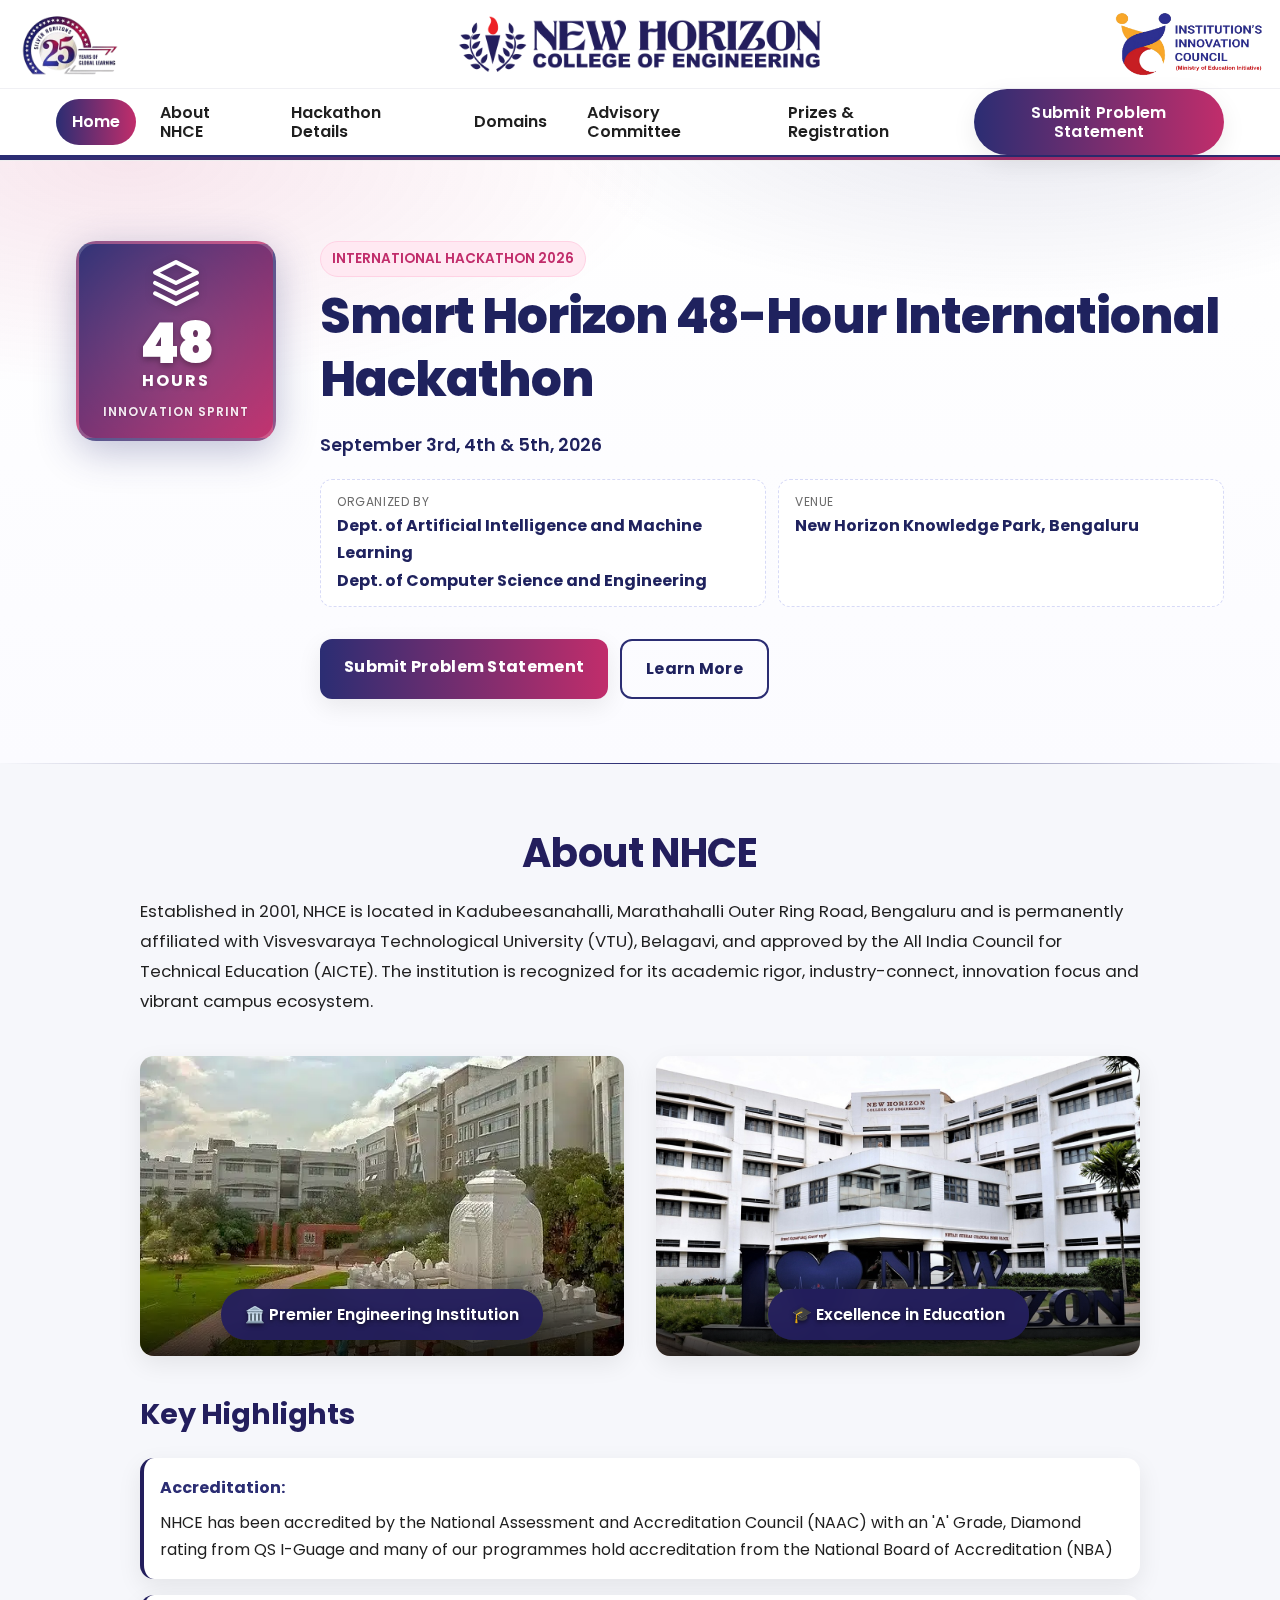
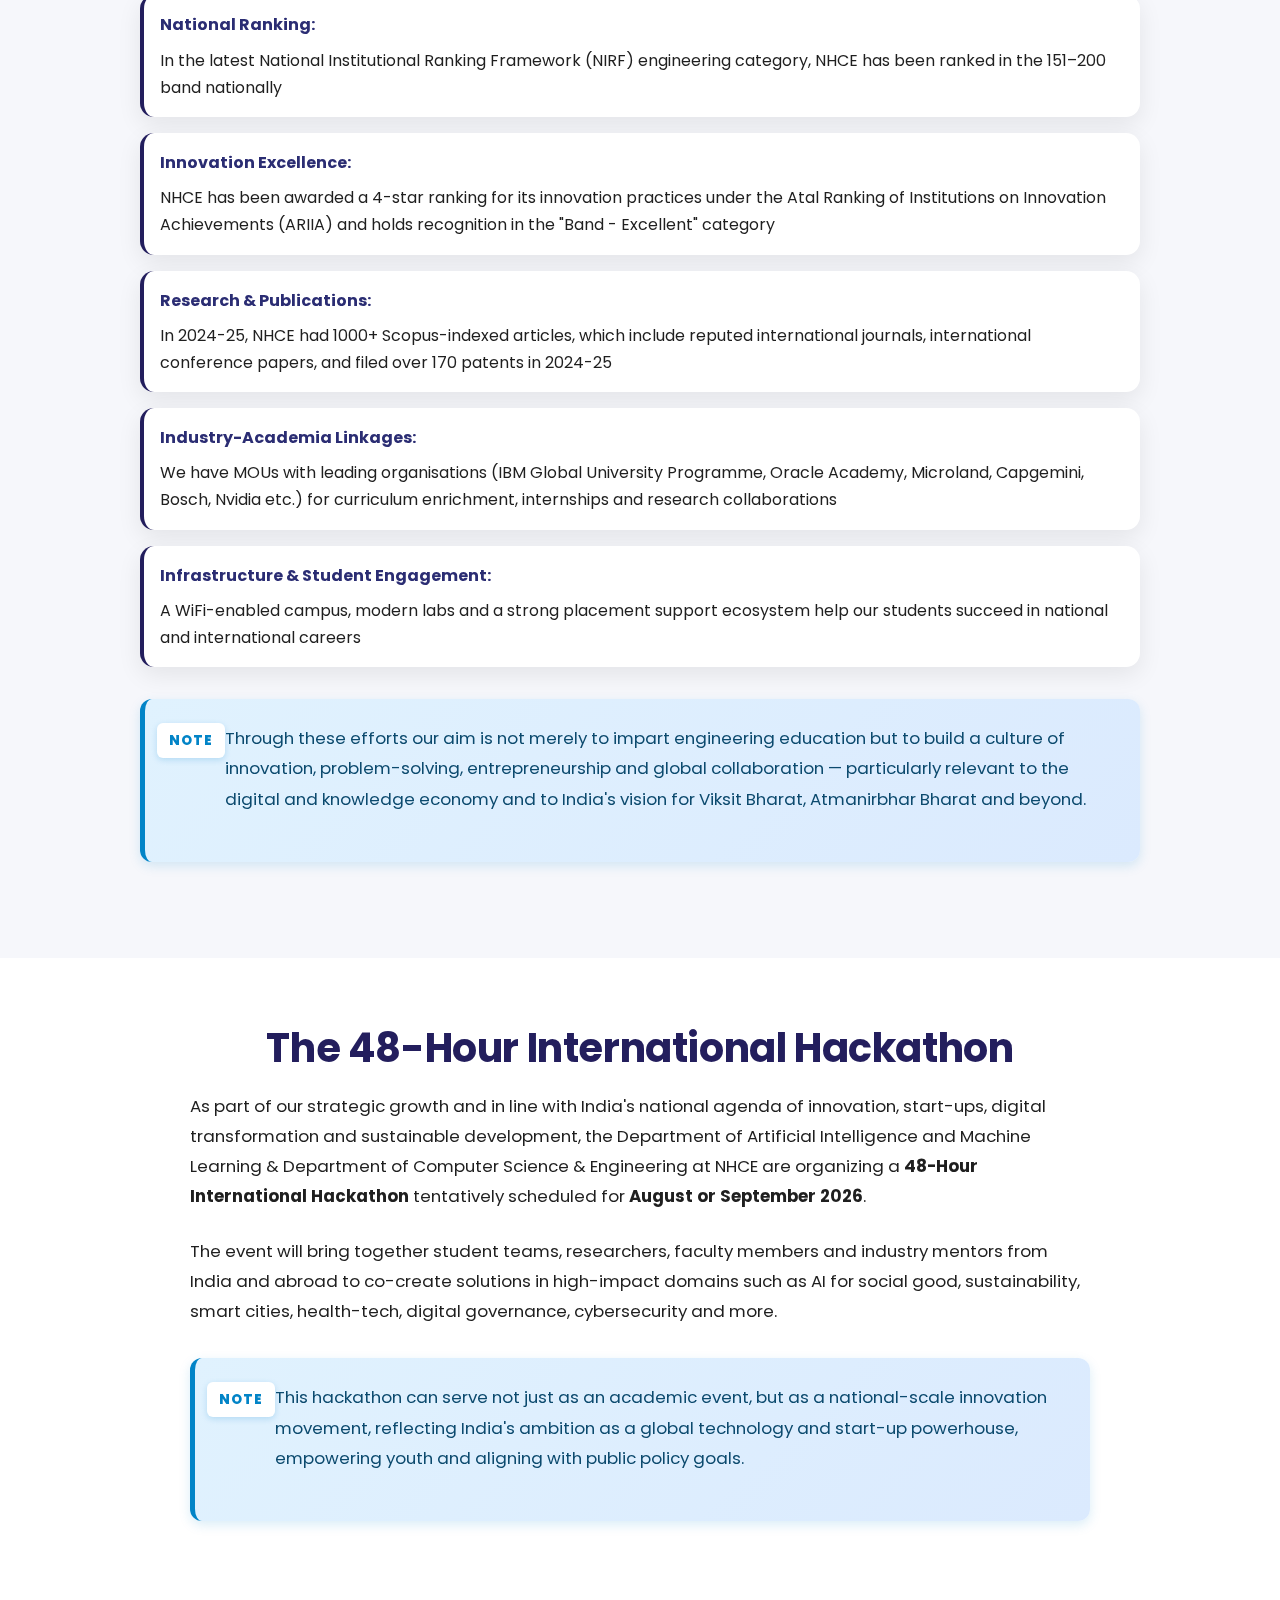
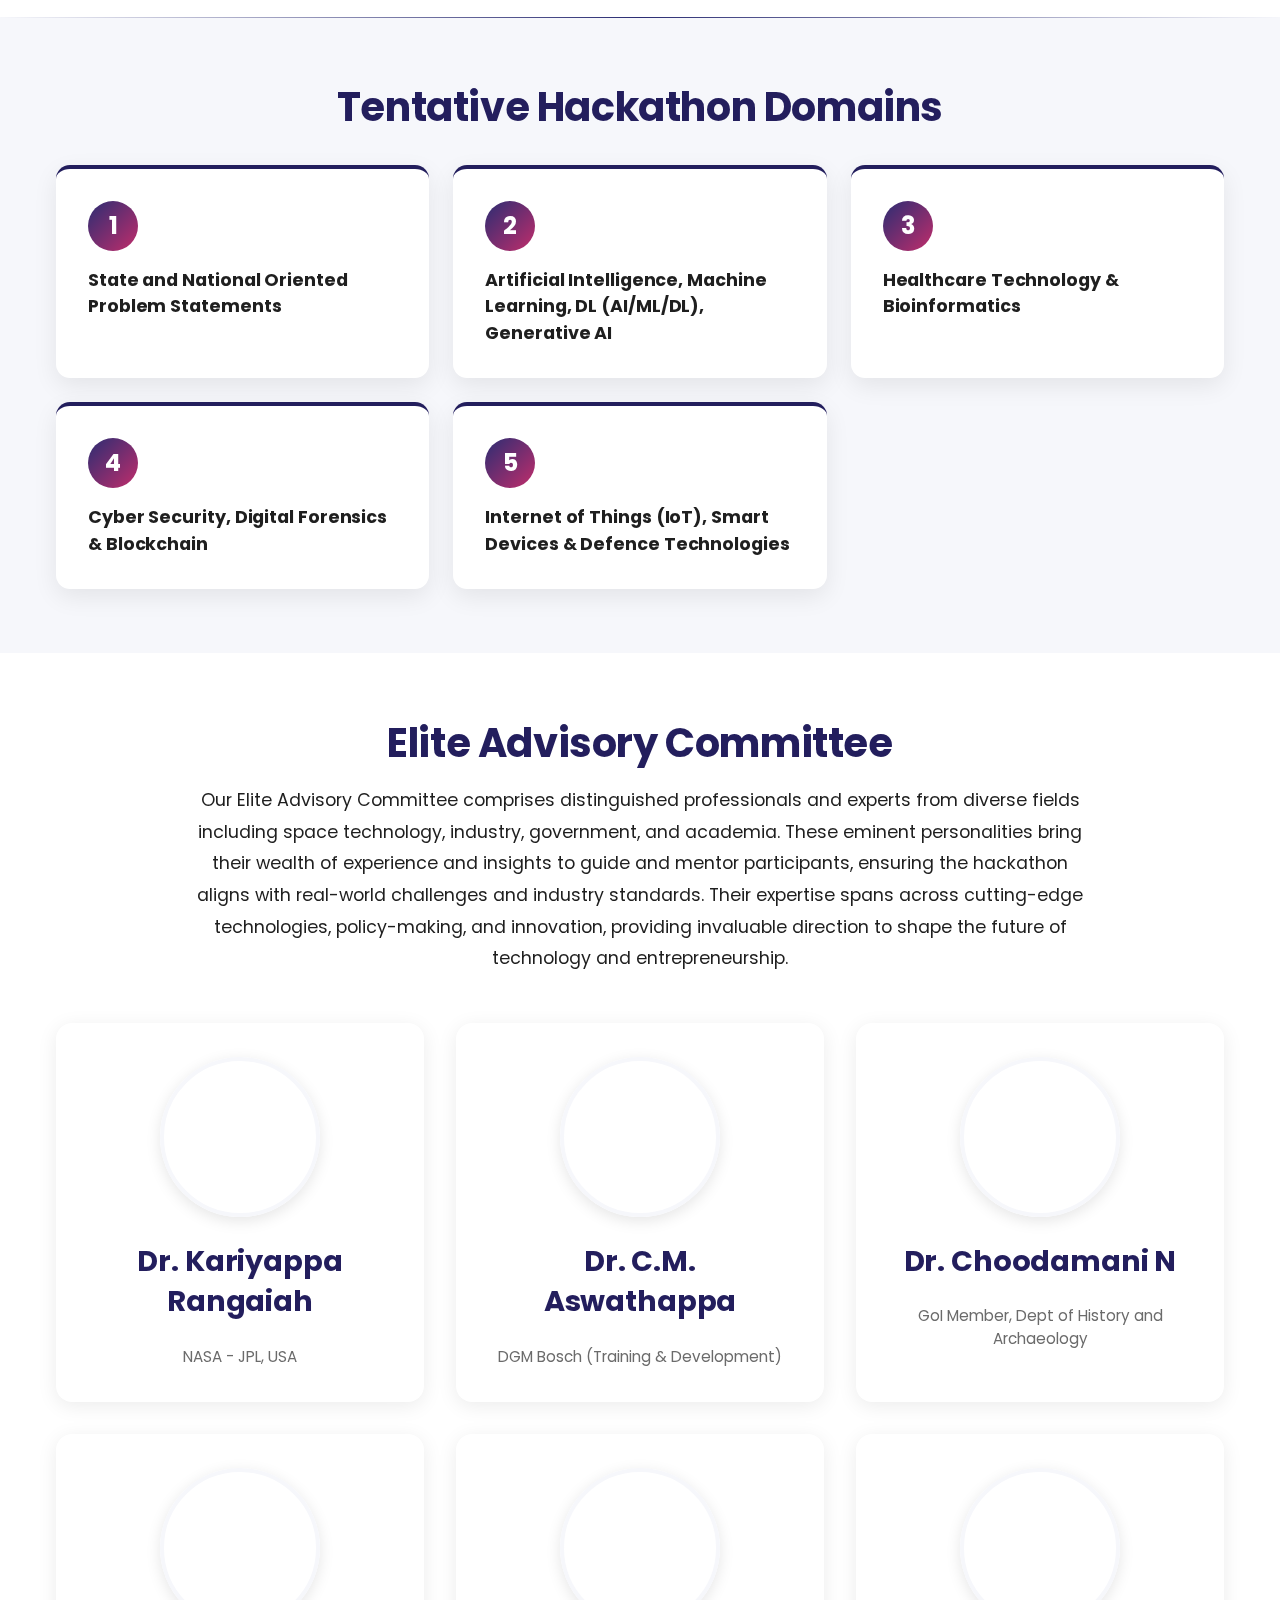
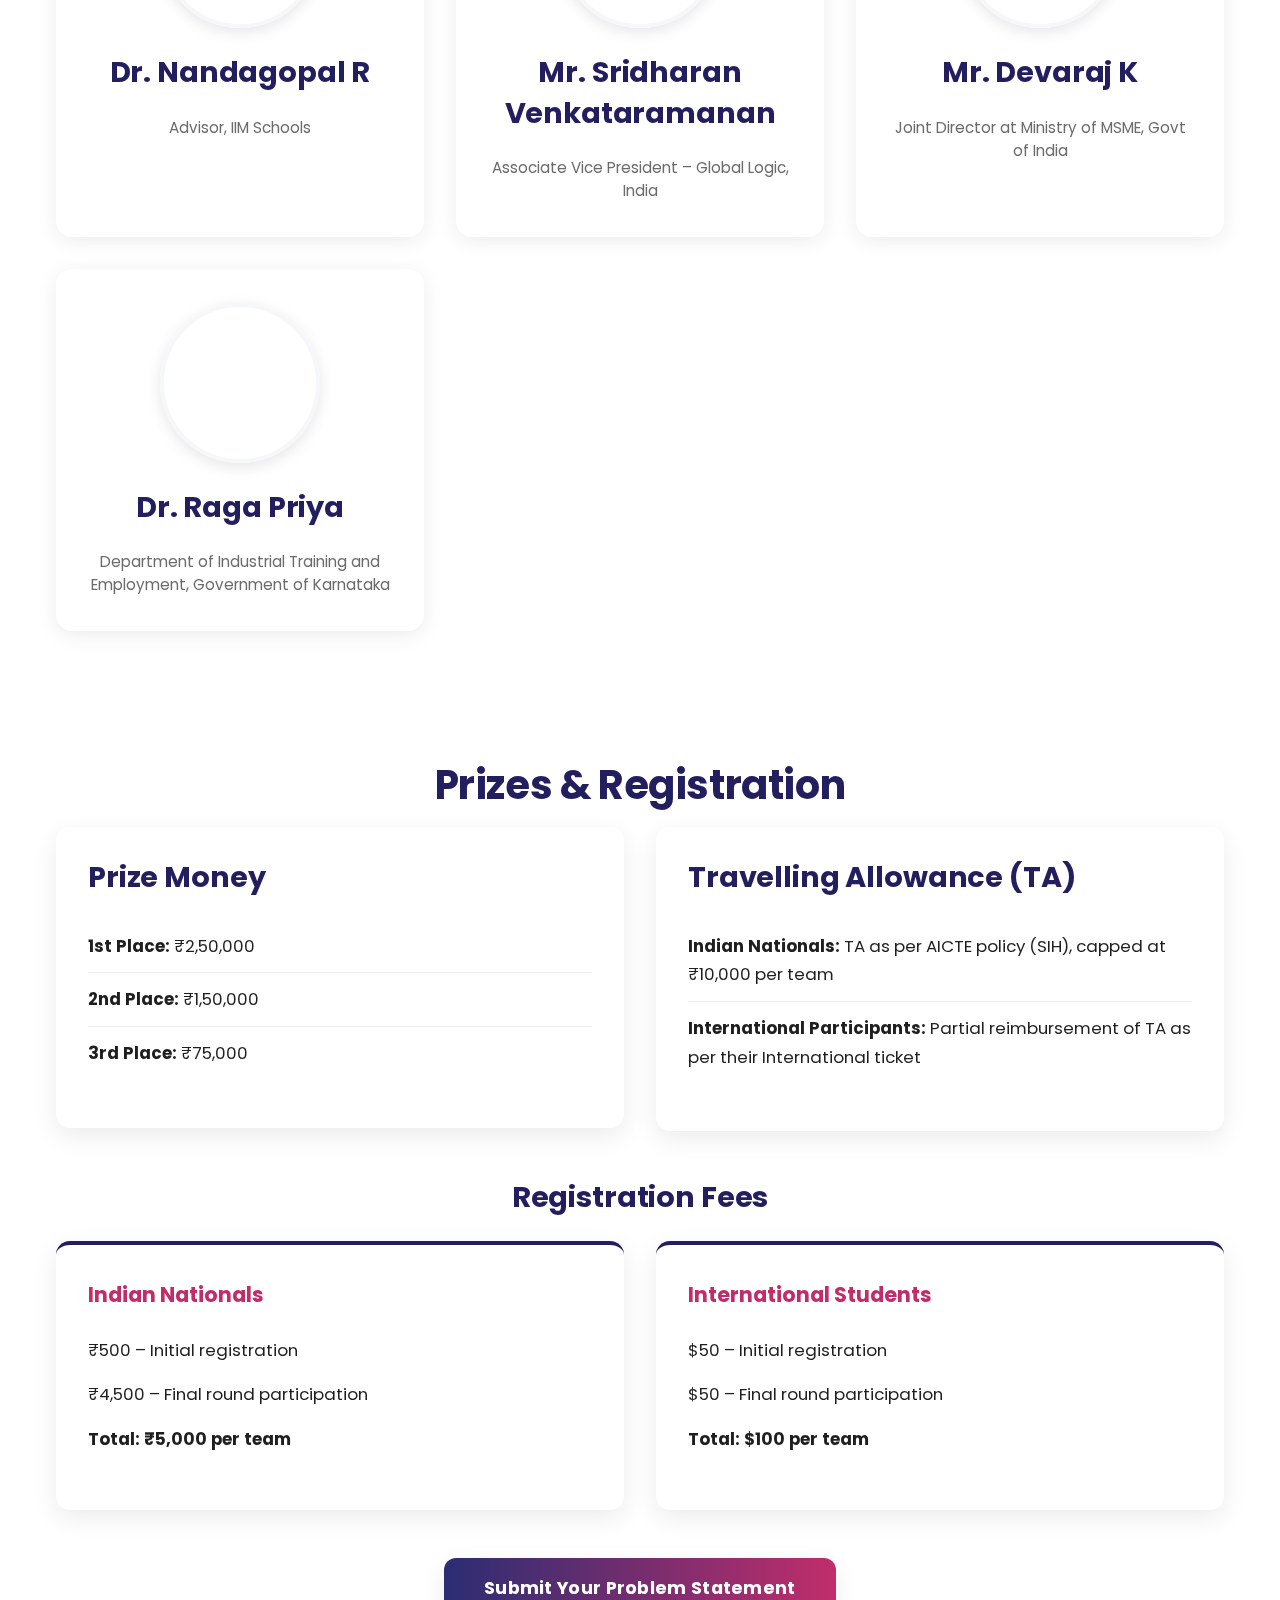
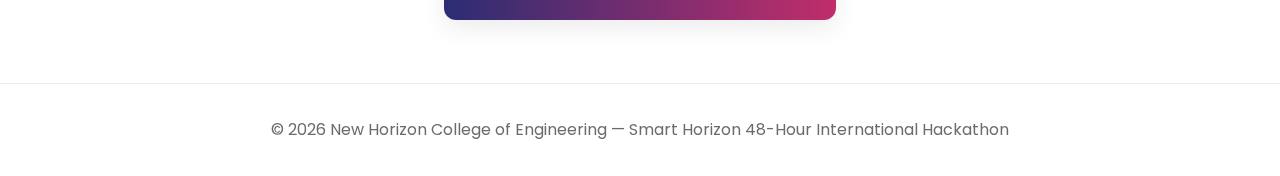
<file: index.html>
<!DOCTYPE html>
<html lang="en">
<head>
  <meta charset="UTF-8" />
  <meta name="viewport" content="width=device-width, initial-scale=1" />
  <title>Smart Horizon 48-Hour International Hackathon 2026 | New Horizon College of Engineering</title>
  <meta name="description" content="Smart Horizon 48-Hour International Hackathon 2026 — Join us for a premier international hackathon at NHCE, Bangalore. September 3-5, 2026." />
  <meta name="theme-color" content="#2b2d73" />
  <meta name="keywords" content="international hackathon, NHCE, AI, machine learning, cybersecurity, IoT, healthcare technology, blockchain" />
  <meta name="author" content="New Horizon College of Engineering" />
  <meta name="robots" content="index, follow" />
  
  <link rel="preconnect" href="https://fonts.googleapis.com" />
  <link rel="preconnect" href="https://fonts.gstatic.com" crossorigin />
  <link href="https://fonts.googleapis.com/css2?family=Poppins:wght@300;400;600;700;800&display=swap" rel="stylesheet" />
  <link rel="stylesheet" href="style.css" />
</head>
<body>
  <a class="skip-link" href="#home">Skip to content</a>

  <header class="site-header" role="banner" aria-label="College branding">
    <div class="header-inner">
      <div class="logo left">
        <img src="Silver_Jubille_Logo-removebg-preview.png" alt="Silver Jubilee — 25 years logo" />
      </div>
      <div class="logo center">
        <img src="NHCE Blue.png" alt="New Horizon College of Engineering logo" />
      </div>
      <div class="logo right">
        <img src="hi.png" alt="Institution's Innovation Council logo" />
      </div>
    </div>

    <nav class="site-nav" role="navigation" aria-label="Primary">
      <button class="nav-toggle" type="button" aria-expanded="false" aria-controls="nav-menu" aria-label="Toggle navigation">
        <span class="bar"></span><span class="bar"></span><span class="bar"></span>
      </button>
      <ul id="nav-menu" class="nav-menu">
        <li><a class="nav-link" href="#home" aria-current="page">Home</a></li>
        <li><a class="nav-link" href="#about">About NHCE</a></li>
        <li><a class="nav-link" href="#hackathon">Hackathon Details</a></li>
        <li><a class="nav-link" href="#domains">Domains</a></li>
        <li><a class="nav-link" href="#advisory-committee">Advisory Committee</a></li>
        <li><a class="nav-link" href="#prizes">Prizes & Registration</a></li>
        <li><a class="btn primary" href="upload-ps.html">Submit Problem Statement</a></li>
      </ul>
    </nav>
  </header>

  <main id="home" class="section home" role="main">
    <div class="container">
      <div class="hero">
        <div class="clock-section">
          <div class="event-badge">
            <div class="badge-icon">
              <svg viewBox="0 0 24 24" fill="none" xmlns="http://www.w3.org/2000/svg">
                <path d="M12 2L2 7L12 12L22 7L12 2Z" stroke="currentColor" stroke-width="2" stroke-linecap="round" stroke-linejoin="round"/>
                <path d="M2 17L12 22L22 17" stroke="currentColor" stroke-width="2" stroke-linecap="round" stroke-linejoin="round"/>
                <path d="M2 12L12 17L22 12" stroke="currentColor" stroke-width="2" stroke-linecap="round" stroke-linejoin="round"/>
              </svg>
            </div>
            <div class="badge-content">
              <span class="badge-number">48</span>
              <span class="badge-text">Hours</span>
            </div>
            <div class="badge-subtitle">Innovation Sprint</div>
          </div>
        </div>
        <div class="hero-content">
          <div class="hero-badges">
            <span class="chip accent">INTERNATIONAL HACKATHON 2026</span>
          </div>
          <h1>Smart Horizon 48-Hour International Hackathon</h1>
          <p class="subtitle">September 3rd, 4th & 5th, 2026</p>
          <div class="event-meta">
            <div class="meta-item">
              <span class="label">Organized by</span>
              <span class="value">Dept. of Artificial Intelligence and Machine Learning<br>Dept. of Computer Science and Engineering</em></span>
            </div>
            <div class="meta-item">
              <span class="label">Venue</span>
              <span class="value">New Horizon Knowledge Park, Bengaluru</span>
            </div>
          </div>
          <div class="cta">
            <a class="btn primary" href="upload-ps.html">Submit Problem Statement</a>
            <a class="btn outline" href="#hackathon">Learn More</a>
          </div>
        </div>
      </div>
    </div>
  </main>

  <section id="about" class="section alt">
    <div class="container">
      <h2>About NHCE</h2>
      <div class="about-content">
        <p>Established in 2001, NHCE is located in Kadubeesanahalli, Marathahalli Outer Ring Road, Bengaluru and is permanently affiliated with Visvesvaraya Technological University (VTU), Belagavi, and approved by the All India Council for Technical Education (AICTE). The institution is recognized for its academic rigor, industry-connect, innovation focus and vibrant campus ecosystem.</p>
        
        <div class="campus-images-grid">
          <div class="campus-image-card">
            <img src="new.jpeg" alt="New Horizon College of Engineering Campus - Modern building with green landscaping" loading="lazy" />
            <div class="image-caption">
              <span class="campus-badge">🏛️ Premier Engineering Institution</span>
            </div>
          </div>
          <div class="campus-image-card">
            <img src="nhce.jpeg" alt="New Horizon College of Engineering Campus - Additional view" loading="lazy" />
            <div class="image-caption">
              <span class="campus-badge">🎓 Excellence in Education</span>
            </div>
          </div>
        </div>
        
        <h3>Key Highlights</h3>
        <ul class="highlights-list">
          <li><strong>Accreditation:</strong> NHCE has been accredited by the National Assessment and Accreditation Council (NAAC) with an 'A' Grade, Diamond rating from QS I-Guage and many of our programmes hold accreditation from the National Board of Accreditation (NBA)</li>
          <li><strong>National Ranking:</strong> In the latest National Institutional Ranking Framework (NIRF) engineering category, NHCE has been ranked in the 151–200 band nationally</li>
          <li><strong>Innovation Excellence:</strong> NHCE has been awarded a 4-star ranking for its innovation practices under the Atal Ranking of Institutions on Innovation Achievements (ARIIA) and holds recognition in the "Band - Excellent" category</li>
          <li><strong>Research & Publications:</strong> In 2024-25, NHCE had 1000+ Scopus-indexed articles, which include reputed international journals, international conference papers, and filed over 170 patents in 2024-25</li>
          <li><strong>Industry-Academia Linkages:</strong> We have MOUs with leading organisations (IBM Global University Programme, Oracle Academy, Microland, Capgemini, Bosch, Nvidia etc.) for curriculum enrichment, internships and research collaborations</li>
          <li><strong>Infrastructure & Student Engagement:</strong> A WiFi-enabled campus, modern labs and a strong placement support ecosystem help our students succeed in national and international careers</li>
        </ul>
        
        <div class="note-box">
          <span class="note-label">NOTE</span>
          <p>Through these efforts our aim is not merely to impart engineering education but to build a culture of innovation, problem-solving, entrepreneurship and global collaboration — particularly relevant to the digital and knowledge economy and to India's vision for Viksit Bharat, Atmanirbhar Bharat and beyond.</p>
        </div>
      </div>
    </div>
  </section>

  <section id="hackathon" class="section">
    <div class="container">
      <h2>The 48-Hour International Hackathon</h2>
      <div class="hackathon-info-content">
        <p>As part of our strategic growth and in line with India's national agenda of innovation, start-ups, digital transformation and sustainable development, the Department of Artificial Intelligence and Machine Learning & Department of Computer Science & Engineering at NHCE are organizing a <strong>48-Hour International Hackathon</strong> tentatively scheduled for <strong>August or September 2026</strong>.</p>
        
        <p>The event will bring together student teams, researchers, faculty members and industry mentors from India and abroad to co-create solutions in high-impact domains such as AI for social good, sustainability, smart cities, health-tech, digital governance, cybersecurity and more.</p>
        
        <div class="note-box">
          <span class="note-label">NOTE</span>
          <p>This hackathon can serve not just as an academic event, but as a national-scale innovation movement, reflecting India's ambition as a global technology and start-up powerhouse, empowering youth and aligning with public policy goals.</p>
        </div>
      </div>
    </div>
  </section>

  <section id="domains" class="section alt">
    <div class="container">
      <h2>Tentative Hackathon Domains</h2>
      <div class="domains-grid">
        <div class="domain-card">
          <div class="domain-number">1</div>
          <h3>State and National Oriented Problem Statements</h3>
        </div>
        <div class="domain-card">
          <div class="domain-number">2</div>
          <h3>Artificial Intelligence, Machine Learning, DL (AI/ML/DL), Generative AI</h3>
        </div>
        <div class="domain-card">
          <div class="domain-number">3</div>
          <h3>Healthcare Technology & Bioinformatics</h3>
        </div>
        <div class="domain-card">
          <div class="domain-number">4</div>
          <h3>Cyber Security, Digital Forensics & Blockchain</h3>
        </div>
        <div class="domain-card">
          <div class="domain-number">5</div>
          <h3>Internet of Things (IoT), Smart Devices & Defence Technologies</h3>
        </div>
      </div>
    </div>
  </section>

  <section id="advisory-committee" class="section">
    <div class="container">
      <h2>Elite Advisory Committee</h2>
      <div class="advisory-intro">
        <p>Our Elite Advisory Committee comprises distinguished professionals and experts from diverse fields including space technology, industry, government, and academia. These eminent personalities bring their wealth of experience and insights to guide and mentor participants, ensuring the hackathon aligns with real-world challenges and industry standards. Their expertise spans across cutting-edge technologies, policy-making, and innovation, providing invaluable direction to shape the future of technology and entrepreneurship.</p>
      </div>
      
      <div class="advisory-grid">
        <div class="advisory-member">
          <div class="member-photo">
            <img src="Dr. Kariyappa Rangaiah.jpg" alt="Dr. Kariyappa Rangaiah" loading="lazy" />
          </div>
          <div class="member-info">
            <h3>Dr. Kariyappa Rangaiah</h3>
            <p class="member-designation">NASA - JPL, USA</p>
          </div>
        </div>

        <div class="advisory-member">
          <div class="member-photo">
            <img src="Dr. C.M Ahwathappa.png" alt="Dr. C.M. Aswathappa" loading="lazy" />
          </div>
          <div class="member-info">
            <h3>Dr. C.M. Aswathappa</h3>
            <p class="member-designation">DGM Bosch (Training & Development)</p>
          </div>
        </div>

        <div class="advisory-member">
          <div class="member-photo">
            <img src="Dr. Choodamani R.jpg" alt="Dr. Choodamani N" loading="lazy" />
          </div>
          <div class="member-info">
            <h3>Dr. Choodamani N</h3>
            <p class="member-designation">GoI Member, Dept of History and Archaeology</p>
          </div>
        </div>

        <div class="advisory-member">
          <div class="member-photo">
            <img src="Nanda-Gopal.webp" alt="Dr. Nandagopal R" loading="lazy" />
          </div>
          <div class="member-info">
            <h3>Dr. Nandagopal R</h3>
            <p class="member-designation">Advisor, IIM Schools</p>
          </div>
        </div>

        <div class="advisory-member">
          <div class="member-photo">
            <img src="Mr. Sridharan.jpg" alt="Mr. Sridharan Venkataramanan" loading="lazy" />
          </div>
          <div class="member-info">
            <h3>Mr. Sridharan Venkataramanan</h3>
            <p class="member-designation">Associate Vice President – Global Logic, India</p>
          </div>
        </div>

        <div class="advisory-member">
          <div class="member-photo">
            <img src="Mr. Devraj K.jpg" alt="Mr. Devaraj K" loading="lazy" />
          </div>
          <div class="member-info">
            <h3>Mr. Devaraj K</h3>
            <p class="member-designation">Joint Director at Ministry of MSME, Govt of India</p>
          </div>
        </div>

        <div class="advisory-member">
          <div class="member-photo">
            <img src="Dr. Ragapriya R.jpg" alt="Dr. Raga Priya" loading="lazy" />
          </div>
          <div class="member-info">
            <h3>Dr. Raga Priya</h3>
            <p class="member-designation">Department of Industrial Training and Employment, Government of Karnataka</p>
          </div>
        </div>
      </div>
    </div>
  </section>

  <section id="prizes" class="section">
    <div class="container">
      <h2>Prizes & Registration</h2>
      
      <div class="grid two">
        <div class="prize-section">
          <h3>Prize Money</h3>
          <ul class="prize-list">
            <li><strong>1st Place:</strong> ₹2,50,000</li>
            <li><strong>2nd Place:</strong> ₹1,50,000</li>
            <li><strong>3rd Place:</strong> ₹75,000</li>
          </ul>
        </div>
        
        <div class="ta-section">
          <h3>Travelling Allowance (TA)</h3>
          <ul class="ta-list">
            <li><strong>Indian Nationals:</strong> TA as per AICTE policy (SIH), capped at ₹10,000 per team</li>
            <li><strong>International Participants:</strong> Partial reimbursement of TA as per their International ticket</li>
          </ul>
        </div>
      </div>
      
      <div class="registration-section">
        <h3>Registration Fees</h3>
        <div class="grid two">
          <div class="reg-card">
            <h4>Indian Nationals</h4>
            <ul>
              <li>₹500 – Initial registration</li>
              <li>₹4,500 – Final round participation</li>
              <li><strong>Total: ₹5,000 per team</strong></li>
            </ul>
          </div>
          <div class="reg-card">
            <h4>International Students</h4>
            <ul>
              <li>$50 – Initial registration</li>
              <li>$50 – Final round participation</li>
              <li><strong>Total: $100 per team</strong></li>
            </ul>
          </div>
        </div>
      </div>
      
      <div class="cta-center">
        <a class="btn primary large" href="upload-ps.html">Submit Your Problem Statement</a>
      </div>
    </div>
  </section>

  <footer class="site-footer" role="contentinfo">
    <div class="container">
      <p>&copy; 2026 New Horizon College of Engineering — Smart Horizon 48-Hour International Hackathon</p>
    </div>
  </footer>

  <script src="script.js"></script>
</body>
</html>
</file>
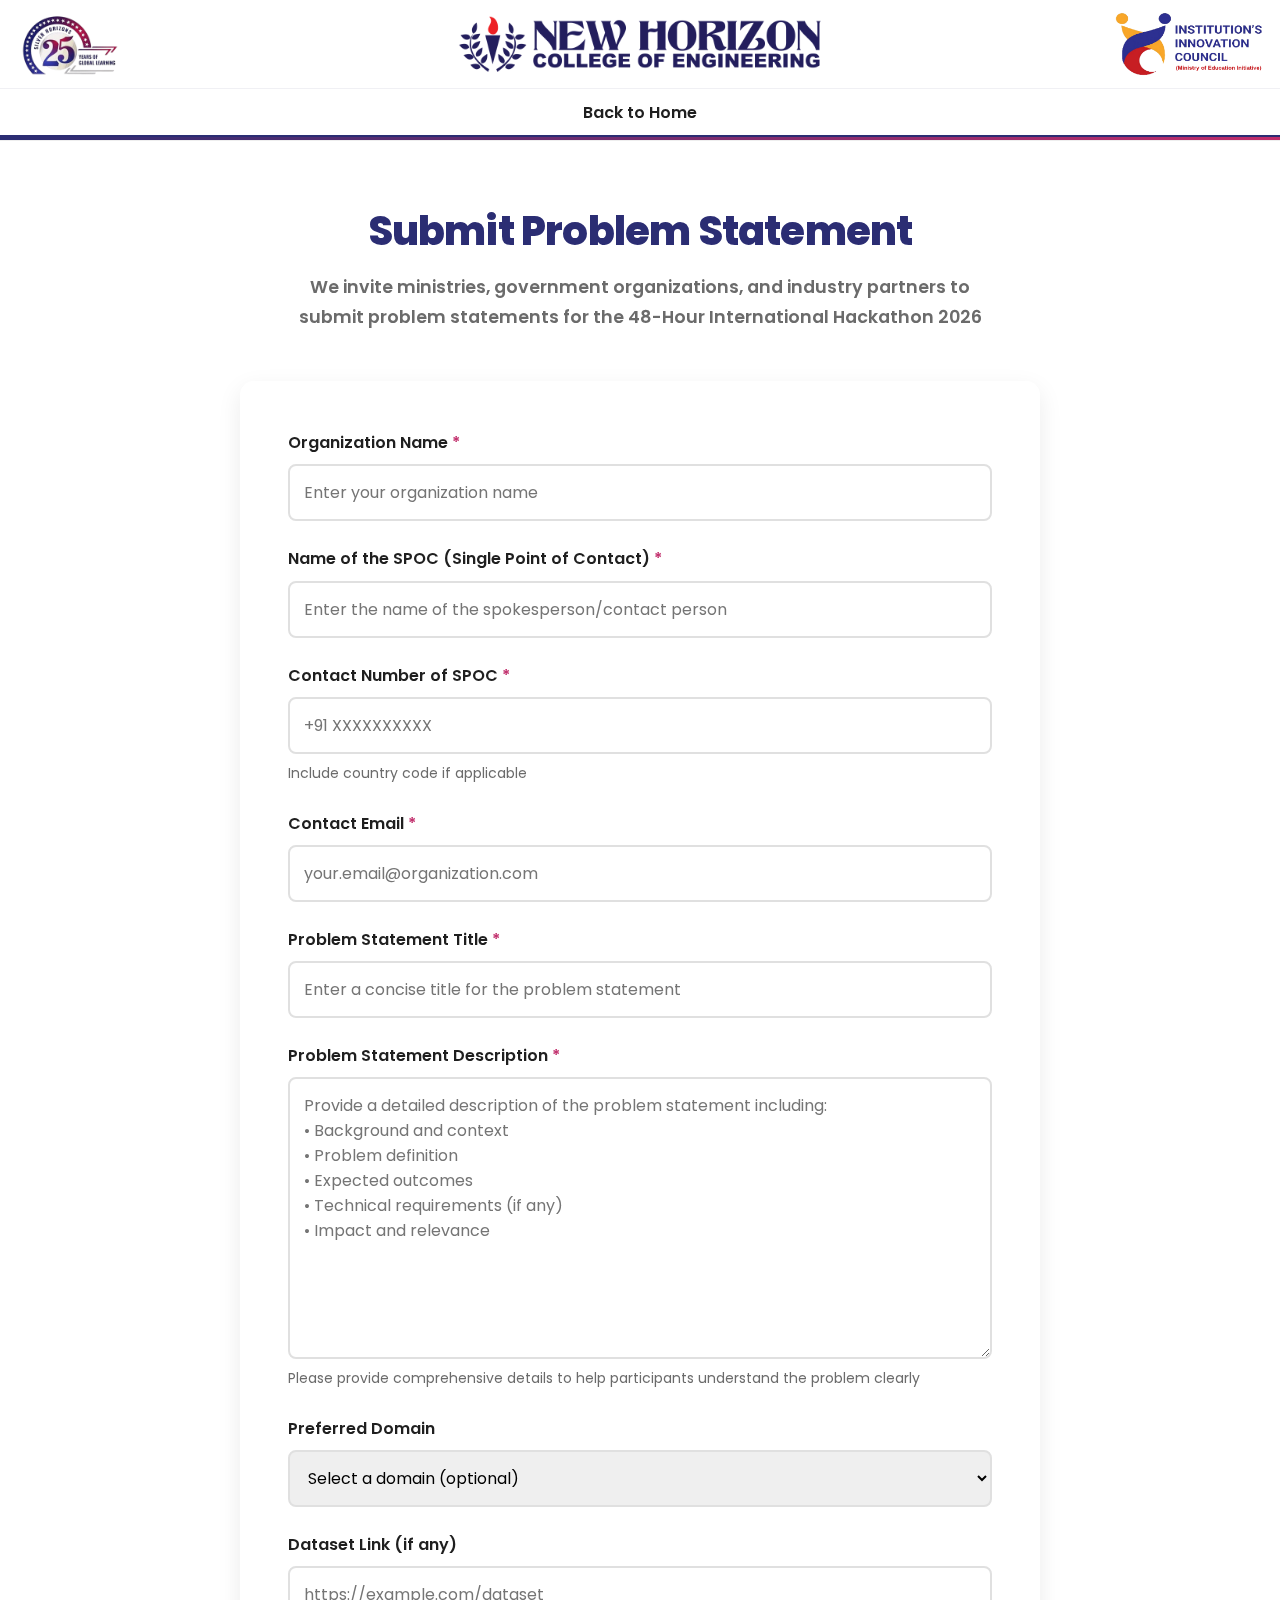
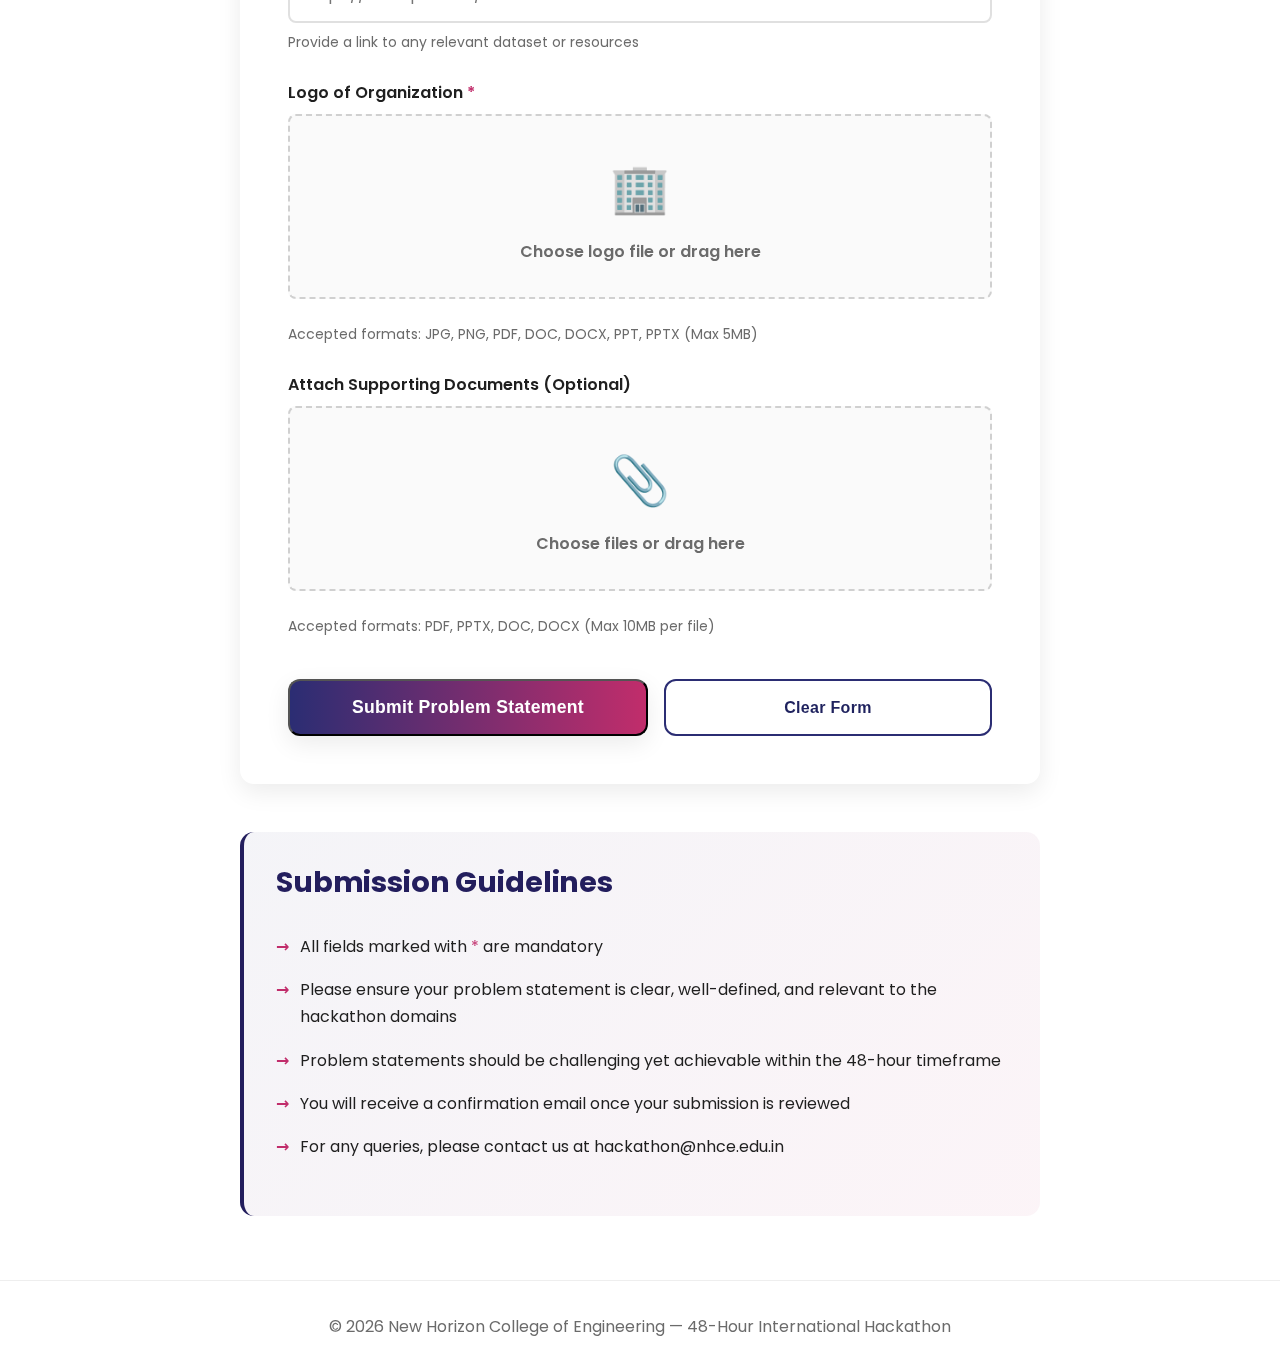
<file: upload-ps.html>
<!DOCTYPE html>
<html lang="en">
<head>
  <meta charset="UTF-8" />
  <meta name="viewport" content="width=device-width, initial-scale=1" />
  <title>Submit Problem Statement | International Hackathon 2026</title>
  <meta name="description" content="Submit your problem statement for the 48-Hour International Hackathon 2026 at NHCE" />
  <meta name="theme-color" content="#2b2d73" />
  
  <link rel="preconnect" href="https://fonts.googleapis.com" />
  <link rel="preconnect" href="https://fonts.gstatic.com" crossorigin />
  <link href="https://fonts.googleapis.com/css2?family=Poppins:wght@300;400;600;700;800&display=swap" rel="stylesheet" />
  <link rel="stylesheet" href="style.css" />
</head>
<body>
  <a class="skip-link" href="#main-content">Skip to content</a>

  <header class="site-header" role="banner" aria-label="College branding">
    <div class="header-inner">
      <div class="logo left">
        <img src="Silver_Jubille_Logo-removebg-preview.png" alt="Silver Jubilee — 25 years logo" />
      </div>
      <div class="logo center">
        <img src="NHCE Blue.png" alt="New Horizon College of Engineering logo" />
      </div>
      <div class="logo right">
        <img src="hi.png" alt="Institution's Innovation Council logo" />
      </div>
    </div>

    <nav class="site-nav" role="navigation" aria-label="Primary">
      <button class="nav-toggle" type="button" aria-expanded="false" aria-controls="nav-menu" aria-label="Toggle navigation">
        <span class="bar"></span><span class="bar"></span><span class="bar"></span>
      </button>
      <ul id="nav-menu" class="nav-menu">
        <li><a class="nav-link" href="index.html">Back to Home</a></li>
      </ul>
    </nav>
  </header>

  <main id="main-content" class="section upload-page" role="main">
    <div class="container">
      <div class="upload-header">
        <h1>Submit Problem Statement</h1>
        <p class="subtitle">We invite ministries, government organizations, and industry partners to submit problem statements for the 48-Hour International Hackathon 2026</p>
      </div>

      <div class="form-container">
        <form id="ps-upload-form" class="ps-form">
          <div class="form-group">
            <label for="org-name">Organization Name <span class="required">*</span></label>
            <input 
              type="text" 
              id="org-name" 
              name="orgName" 
              required 
              placeholder="Enter your organization name"
              aria-required="true"
            />
          </div>

          <div class="form-group">
            <label for="spoc-name">Name of the SPOC (Single Point of Contact) <span class="required">*</span></label>
            <input 
              type="text" 
              id="spoc-name" 
              name="spocName" 
              required 
              placeholder="Enter the name of the spokesperson/contact person"
              aria-required="true"
            />
          </div>

          <div class="form-group">
            <label for="spoc-contact">Contact Number of SPOC <span class="required">*</span></label>
            <input 
              type="tel" 
              id="spoc-contact" 
              name="spocContact" 
              required 
              placeholder="+91 XXXXXXXXXX"
              pattern="[+]?[0-9]{10,15}"
              aria-required="true"
            />
            <small class="form-hint">Include country code if applicable</small>
          </div>

          <div class="form-group">
            <label for="contact-email">Contact Email <span class="required">*</span></label>
            <input 
              type="email" 
              id="contact-email" 
              name="contactEmail" 
              required 
              placeholder="your.email@organization.com"
              aria-required="true"
            />
          </div>

          <div class="form-group">
            <label for="ps-title">Problem Statement Title <span class="required">*</span></label>
            <input 
              type="text" 
              id="ps-title" 
              name="psTitle" 
              required 
              placeholder="Enter a concise title for the problem statement"
              aria-required="true"
            />
          </div>

          <div class="form-group">
            <label for="ps-description">Problem Statement Description <span class="required">*</span></label>
            <textarea 
              id="ps-description" 
              name="psDescription" 
              required 
              rows="10"
              placeholder="Provide a detailed description of the problem statement including:&#10;• Background and context&#10;• Problem definition&#10;• Expected outcomes&#10;• Technical requirements (if any)&#10;• Impact and relevance"
              aria-required="true"
            ></textarea>
            <small class="form-hint">Please provide comprehensive details to help participants understand the problem clearly</small>
          </div>

          <div class="form-group">
            <label for="domain">Preferred Domain</label>
            <select id="domain" name="domain">
              <option value="">Select a domain (optional)</option>
              <option value="state-national">State and National Oriented Problem Statements</option>
              <option value="ai-ml">AI/ML/DL, Generative AI</option>
              <option value="healthcare">Healthcare Technology & Bioinformatics</option>
              <option value="cybersecurity">Cyber Security, Digital Forensics & Blockchain</option>
              <option value="iot">IoT, Smart Devices & Defence Technologies</option>
            </select>
          </div>

          <div class="form-group">
            <label for="dataset-link">Dataset Link (if any)</label>
            <input 
              type="url" 
              id="dataset-link" 
              name="datasetLink" 
              placeholder="https://example.com/dataset"
            />
            <small class="form-hint">Provide a link to any relevant dataset or resources</small>
          </div>

          <div class="form-group">
            <label for="logo-upload">Logo of Organization <span class="required">*</span></label>
            <div class="file-upload-wrapper">
              <input 
                type="file" 
                id="logo-upload" 
                name="logoUpload" 
                accept=".jpg,.jpeg,.png,.pdf,.doc,.docx,.ppt,.pptx"
                required
                aria-describedby="logo-help"
                aria-required="true"
              />
              <label for="logo-upload" class="file-upload-label">
                <span class="upload-icon">🏢</span>
                <span class="upload-text">Choose logo file or drag here</span>
              </label>
              <div id="logo-preview" class="file-list"></div>
            </div>
            <small id="logo-help" class="form-hint">Accepted formats: JPG, PNG, PDF, DOC, DOCX, PPT, PPTX (Max 5MB)</small>
          </div>

          <div class="form-group">
            <label for="file-upload">Attach Supporting Documents (Optional)</label>
            <div class="file-upload-wrapper">
              <input 
                type="file" 
                id="file-upload" 
                name="fileUpload" 
                accept=".pdf,.pptx,.ppt,.doc,.docx"
                multiple
                aria-describedby="file-help"
              />
              <label for="file-upload" class="file-upload-label">
                <span class="upload-icon">📎</span>
                <span class="upload-text">Choose files or drag here</span>
              </label>
              <div id="file-list" class="file-list"></div>
            </div>
            <small id="file-help" class="form-hint">Accepted formats: PDF, PPTX, DOC, DOCX (Max 10MB per file)</small>
          </div>

          <div class="form-actions">
            <button type="submit" class="btn primary large">Submit Problem Statement</button>
            <button type="reset" class="btn outline">Clear Form</button>
          </div>
        </form>

        <div id="success-message" class="success-message" style="display: none;">
          <div class="success-icon">✓</div>
          <h3>Thank You!</h3>
          <p>Your problem statement has been submitted successfully. We will review it and get back to you soon.</p>
          <button class="btn outline" onclick="resetForm()">Submit Another</button>
        </div>
      </div>

      <div class="info-box">
        <h3>Submission Guidelines</h3>
        <ul>
          <li>All fields marked with <span class="required">*</span> are mandatory</li>
          <li>Please ensure your problem statement is clear, well-defined, and relevant to the hackathon domains</li>
          <li>Problem statements should be challenging yet achievable within the 48-hour timeframe</li>
          <li>You will receive a confirmation email once your submission is reviewed</li>
          <li>For any queries, please contact us at hackathon@nhce.edu.in</li>
        </ul>
      </div>
    </div>
  </main>

  <footer class="site-footer" role="contentinfo">
    <div class="container">
      <p>&copy; 2026 New Horizon College of Engineering — 48-Hour International Hackathon</p>
    </div>
  </footer>

  <script src="script.js"></script>
  <script>
    const fileInput = document.getElementById('file-upload');
    const fileList = document.getElementById('file-list');
    const fileUploadLabels = document.querySelectorAll('.file-upload-label');
    const logoInput = document.getElementById('logo-upload');
    const logoPreview = document.getElementById('logo-preview');
    let selectedFiles = [];
    let selectedLogo = null;

    // Logo upload handling
    logoInput.addEventListener('change', function(e) {
      handleLogo(e.target.files[0]);
    });

    // Logo drag and drop
    const logoLabel = logoInput.nextElementSibling;
    logoLabel.addEventListener('dragover', function(e) {
      e.preventDefault();
      logoLabel.classList.add('drag-over');
    });

    logoLabel.addEventListener('dragleave', function(e) {
      e.preventDefault();
      logoLabel.classList.remove('drag-over');
    });

    logoLabel.addEventListener('drop', function(e) {
      e.preventDefault();
      logoLabel.classList.remove('drag-over');
      if (e.dataTransfer.files.length > 0) {
        handleLogo(e.dataTransfer.files[0]);
      }
    });

    function handleLogo(file) {
      if (!file) return;

      const maxSize = 5 * 1024 * 1024; // 5MB
      const allowedTypes = [
        'image/jpeg',
        'image/jpg',
        'image/png',
        'application/pdf',
        'application/msword',
        'application/vnd.openxmlformats-officedocument.wordprocessingml.document',
        'application/vnd.ms-powerpoint',
        'application/vnd.openxmlformats-officedocument.presentationml.presentation'
      ];
      const allowedExtensions = ['.jpg', '.jpeg', '.png', '.pdf', '.doc', '.docx', '.ppt', '.pptx'];

      // Check file type
      const fileExtension = '.' + file.name.split('.').pop().toLowerCase();
      if (!allowedTypes.includes(file.type) && !allowedExtensions.includes(fileExtension)) {
        alert(`File "${file.name}" is not a valid format. Please upload JPG, PNG, PDF, DOC, DOCX, PPT, or PPTX files only.`);
        return;
      }

      // Check file size
      if (file.size > maxSize) {
        alert(`File "${file.name}" is too large. Maximum file size is 5MB.`);
        return;
      }

      selectedLogo = file;
      displayLogo();
    }

    function displayLogo() {
      logoPreview.innerHTML = '';
      
      if (!selectedLogo) return;

      const fileItem = document.createElement('div');
      fileItem.className = 'file-item';
      
      const fileIcon = getFileIcon(selectedLogo.name);
      const fileSize = formatFileSize(selectedLogo.size);
      
      fileItem.innerHTML = `
        <span class="file-icon">${fileIcon}</span>
        <span class="file-name">${selectedLogo.name}</span>
        <span class="file-size">${fileSize}</span>
        <button type="button" class="file-remove" onclick="removeLogo()" aria-label="Remove ${selectedLogo.name}">×</button>
      `;
      
      logoPreview.appendChild(fileItem);
    }

    function removeLogo() {
      selectedLogo = null;
      logoInput.value = '';
      displayLogo();
    }

    // File upload handling
    fileInput.addEventListener('change', function(e) {
      handleFiles(e.target.files);
    });

    // Drag and drop functionality for documents
    const fileUploadLabel = fileInput.nextElementSibling;
    fileUploadLabel.addEventListener('dragover', function(e) {
      e.preventDefault();
      fileUploadLabel.classList.add('drag-over');
    });

    fileUploadLabel.addEventListener('dragleave', function(e) {
      e.preventDefault();
      fileUploadLabel.classList.remove('drag-over');
    });

    fileUploadLabel.addEventListener('drop', function(e) {
      e.preventDefault();
      fileUploadLabel.classList.remove('drag-over');
      handleFiles(e.dataTransfer.files);
    });

    function handleFiles(files) {
      const maxSize = 10 * 1024 * 1024; // 10MB
      const allowedTypes = [
        'application/pdf',
        'application/vnd.ms-powerpoint',
        'application/vnd.openxmlformats-officedocument.presentationml.presentation',
        'application/msword',
        'application/vnd.openxmlformats-officedocument.wordprocessingml.document'
      ];
      const allowedExtensions = ['.pdf', '.ppt', '.pptx', '.doc', '.docx'];

      Array.from(files).forEach(file => {
        // Check file type
        const fileExtension = '.' + file.name.split('.').pop().toLowerCase();
        if (!allowedTypes.includes(file.type) && !allowedExtensions.includes(fileExtension)) {
          alert(`File "${file.name}" is not a valid format. Please upload PDF, PPTX, DOC, or DOCX files only.`);
          return;
        }

        // Check file size
        if (file.size > maxSize) {
          alert(`File "${file.name}" is too large. Maximum file size is 10MB.`);
          return;
        }

        // Add to selected files if not already added
        if (!selectedFiles.find(f => f.name === file.name && f.size === file.size)) {
          selectedFiles.push(file);
        }
      });

      displayFiles();
    }

    function displayFiles() {
      fileList.innerHTML = '';
      
      if (selectedFiles.length === 0) {
        return;
      }

      selectedFiles.forEach((file, index) => {
        const fileItem = document.createElement('div');
        fileItem.className = 'file-item';
        
        const fileIcon = getFileIcon(file.name);
        const fileSize = formatFileSize(file.size);
        
        fileItem.innerHTML = `
          <span class="file-icon">${fileIcon}</span>
          <span class="file-name">${file.name}</span>
          <span class="file-size">${fileSize}</span>
          <button type="button" class="file-remove" onclick="removeFile(${index})" aria-label="Remove ${file.name}">×</button>
        `;
        
        fileList.appendChild(fileItem);
      });
    }

    function removeFile(index) {
      selectedFiles.splice(index, 1);
      displayFiles();
    }

    function getFileIcon(filename) {
      const ext = filename.split('.').pop().toLowerCase();
      const icons = {
        'pdf': '📄',
        'ppt': '📊',
        'pptx': '📊',
        'doc': '📝',
        'docx': '📝'
      };
      return icons[ext] || '📎';
    }

    function formatFileSize(bytes) {
      if (bytes === 0) return '0 Bytes';
      const k = 1024;
      const sizes = ['Bytes', 'KB', 'MB'];
      const i = Math.floor(Math.log(bytes) / Math.log(k));
      return Math.round(bytes / Math.pow(k, i) * 100) / 100 + ' ' + sizes[i];
    }

    // Form submission handler
    document.getElementById('ps-upload-form').addEventListener('submit', function(e) {
      e.preventDefault();
      
      // Validate logo upload
      if (!selectedLogo) {
        alert('Please upload your organization logo.');
        document.getElementById('logo-upload').focus();
        return;
      }
      
      // Get form data
      const formData = new FormData();
      formData.append('orgName', document.getElementById('org-name').value);
      formData.append('psTitle', document.getElementById('ps-title').value);
      formData.append('psDescription', document.getElementById('ps-description').value);
      formData.append('contactEmail', document.getElementById('contact-email').value);
      formData.append('spocName', document.getElementById('spoc-name').value);
      formData.append('spocContact', document.getElementById('spoc-contact').value);
      formData.append('datasetLink', document.getElementById('dataset-link').value);
      formData.append('domain', document.getElementById('domain').value);
      formData.append('timestamp', new Date().toISOString());
      
      // Add logo to form data
      if (selectedLogo) {
        formData.append('logo', selectedLogo);
      }
      
      // Add files to form data
      selectedFiles.forEach((file, index) => {
        formData.append(`file${index}`, file);
      });
      
      // Here you would typically send the data to your backend
      console.log('Form submitted with data:', {
        orgName: document.getElementById('org-name').value,
        psTitle: document.getElementById('ps-title').value,
        psDescription: document.getElementById('ps-description').value,
        contactEmail: document.getElementById('contact-email').value,
        spocName: document.getElementById('spoc-name').value,
        spocContact: document.getElementById('spoc-contact').value,
        datasetLink: document.getElementById('dataset-link').value,
        domain: document.getElementById('domain').value,
        logo: selectedLogo ? { name: selectedLogo.name, size: selectedLogo.size, type: selectedLogo.type } : null,
        files: selectedFiles.map(f => ({ name: f.name, size: f.size, type: f.type }))
      });
      
      // Show success message
      document.querySelector('.form-container form').style.display = 'none';
      document.getElementById('success-message').style.display = 'block';
      
      // Scroll to success message
      document.getElementById('success-message').scrollIntoView({ behavior: 'smooth' });
    });
    
    function resetForm() {
      document.getElementById('ps-upload-form').reset();
      selectedFiles = [];
      selectedLogo = null;
      displayFiles();
      displayLogo();
      document.querySelector('.form-container form').style.display = 'block';
      document.getElementById('success-message').style.display = 'none';
      window.scrollTo({ top: 0, behavior: 'smooth' });
    }
  </script>
</body>
</html>
</file>
<file: style.css>
:root {
    --primary: #2b2d73;
    --ternary:#231E5D;
    --primary-600: #3b3e8c;
    --primary-700: #1f225e;
    --accent: #c12d6b;
    --orchid: #da70d6;
    --bg: #ffffff;
    --text: #1f1f1f;
    --muted: #6b6b6b;
    --alt: #f6f7fb;
    --card: #ffffff;
    --shadow: 0 8px 24px rgba(0,0,0,0.08);
    --radius: 14px;
    --header-total: 0px;
  }
  
  /* Base */
  * { box-sizing: border-box; }
  html { scroll-behavior: smooth; -webkit-text-size-adjust: 100%; text-size-adjust: 100%; }
  @media (prefers-reduced-motion: reduce) {
    html { scroll-behavior: auto; }
  }
  body {
    margin: 0;
    font-family: 'Poppins', system-ui, -apple-system, Segoe UI, Roboto, Arial, sans-serif;
    color: var(--text);
    background: var(--bg);
    line-height: 1.7;
    font-size: 16px;
    -webkit-font-smoothing: antialiased;
    -moz-osx-font-smoothing: grayscale;
    overflow-x: hidden;
  }
  img { max-width: 100%; display: block; height: auto; }
  a { color: var(--primary-700); text-decoration: none; }
  a:hover { color: var(--primary); }
  a:focus-visible, button:focus-visible, .btn:focus-visible {
    outline: 3px solid color-mix(in oklab, var(--accent), white 20%);
    outline-offset: 2px;
    border-radius: 10px;
  }
  .skip-link {
    position: absolute; left: -999px; top: auto; width: 1px; height: 1px; overflow: hidden;
  }
  .skip-link:focus {
    left: 1rem; top: 1rem; width: auto; height: auto; padding: .5rem .75rem; background: var(--primary); color: #fff; border-radius: 8px;
  }
  
  /* Header */
  .site-header {
    position: sticky; top: 0; z-index: 1000;
    background: var(--bg);
    border-bottom: 1px solid #eee;
  }
  .site-header::after {
    content: ""; display: block; height: 3px;
    background: linear-gradient(90deg, var(--primary), var(--accent));
  }
.header-inner {
    display: grid;
    grid-template-columns: 1fr auto 1fr;
    gap: 1rem;
    align-items: center;
    padding: .75rem 1rem;
  }
  .logo { display: flex; align-items: center; }
  .logo.left { justify-content: flex-start; }
  .logo.center { justify-content: center; }
  .logo.right { justify-content: flex-end; }
  .logo img { max-height: 64px; }
  
  /* Nav */
  .site-nav {
    position: sticky; top: 0; z-index: 1001;
    background: rgba(255,255,255,0.75);
    -webkit-backdrop-filter: saturate(150%) blur(6px);
    backdrop-filter: saturate(150%) blur(6px);
    border-top: 1px solid #f0f0f4;
    border-bottom: 2px solid var(--primary);
  }
  /* Align nav content with page container */
  .site-nav .nav-menu {
    max-width: 1200px;
    margin-left: auto;
    margin-right: auto;
    padding-left: 1rem;
    padding-right: 1rem;
  }
  .nav-toggle {
    display: none;
    background: transparent; border: 0; padding: .75rem 1rem; cursor: pointer;
  }
  .nav-toggle .bar {
    display: block; width: 24px; height: 3px; margin: 4px 0; background: var(--primary); border-radius: 2px; transition: transform .2s ease;
  }
  .nav-menu {
    list-style: none; margin: 0; padding: 0;
    display: flex; gap: .5rem; align-items: center; justify-content: center;
  }
  .nav-menu a {
    display: inline-block;
    padding: .85rem 1rem;
    border-radius: 999px;
    color: var(--text);
    font-weight: 600;
    line-height: 1.2;
  }
  .nav-menu a:hover,
  .nav-menu a:focus-visible {
    background: var(--alt);
    color: var(--primary-700);
  }
  .nav-menu a.active {
    background: linear-gradient(90deg, var(--primary), var(--accent));
    color: #fff;
  }
  .nav-menu a.active:hover,
  .nav-menu a.active:focus-visible {
    filter: brightness(1.08);
  }
  
  /* Sections */
  .section { 
    padding: 2rem 1rem; 
    scroll-margin-top: calc(var(--header-total) + 8px); 
    position: relative;
  }
  .section.alt { 
    background: var(--alt); 
    position: relative;
  }
  .section.alt::before {
    content: '';
    position: absolute;
    top: 0;
    left: 0;
    right: 0;
    height: 1px;
    background: linear-gradient(90deg, transparent, var(--primary), transparent);
  }
  .container {
    margin: 0 auto; 
    max-width: 1200px;
    position: relative;
    padding-left: 1rem;
    padding-right: 1rem;
  }
  h1, h2, h3 { line-height: 1.3; margin: 0 0 1.25rem; }
  h1 { font-size: clamp(2.2rem, 3.8vw, 3.2rem); font-weight: 800; color: var(--primary-700); letter-spacing: -0.02em; }
  h2 { font-size: clamp(1.6rem, 2.8vw, 2.4rem); font-weight: 700; letter-spacing: -0.01em; }
  h3 { font-size: clamp(1.15rem, 2.1vw, 1.3rem); font-weight: 700; color: var(--primary-700); letter-spacing: -0.005em; }
  
  /* Section headings with ternary color */
  .section h2 { color: var(--ternary); }
  .section h3 { color: var(--ternary); }
  
  .subtitle { color: var(--primary-700); font-weight: 600; font-size: 1.1rem; }
  .lead { font-size: 1.1rem; color: var(--muted); max-width: 70ch; line-height: 1.6; }
  
  /* Buttons */
  .btn {
    display: inline-block; padding: .9rem 1.5rem; border-radius: 12px;
    font-weight: 700; letter-spacing: .3px; transition: all .2s ease;
    will-change: transform;
    font-size: 1rem;
    text-align: center;
    min-width: 140px;
  }
  .btn:active { transform: translateY(1px); }
  .btn.primary {
    background: linear-gradient(90deg, var(--primary), var(--accent)); color: #fff; box-shadow: var(--shadow);
  }
  
  .btn.primary:hover { 
    filter: brightness(1.08); 
    transform: translateY(-2px);
    box-shadow: 0 12px 28px rgba(43, 45, 115, 0.25);
  }
  .btn.outline {
    border: 2px solid var(--primary); color: var(--primary-700); background: transparent;
  }
  .btn.outline:hover { 
    background: var(--primary); 
    color: #fff; 
    transform: translateY(-2px);
    box-shadow: 0 8px 20px rgba(43, 45, 115, 0.2);
  }
  
  /* Grid & Cards */
  .grid.two {
    display: grid; grid-template-columns: repeat(2, 1fr); gap: 1.5rem; align-items: start;
  }
  .cards {
    display: grid; grid-template-columns: repeat(5, minmax(0, 1fr)); gap: 1rem; margin-top: 1rem;
  }
  .card {
    background: var(--card); border: 1px solid #e9ebf8; border-radius: var(--radius); padding: 1.5rem;
    box-shadow: var(--shadow); transition: all .3s ease;
    position: relative;
    overflow: hidden;
  }
  .card::before {
    content: '';
    position: absolute;
    top: 0;
    left: 0;
    right: 0;
    height: 4px;
    background: linear-gradient(90deg, var(--primary), var(--accent));
    transform: scaleX(0);
    transition: transform .3s ease;
  }
  .card:hover { 
    transform: translateY(-5px); 
    box-shadow: 0 20px 40px rgba(0,0,0,0.15);
  }
  .card:hover::before {
    transform: scaleX(1);
  }
  .card p { margin: 0; color: #4a4a4a; line-height: 1.6; }
  
  /* Lists */
  .rewards { 
    padding-left: 1.25rem; 
    list-style: none;
  }
  .rewards li {
    position: relative;
    padding-left: 1.5rem;
    margin-bottom: 0.75rem;
    line-height: 1.6;
  }
  .rewards li::before {
    content: '•';
    position: absolute;
    left: 0;
    top: 0;
    color: var(--primary);
    font-weight: bold;
    font-size: 1.2rem;
  }
  .contact-list { 
    padding-left: 1.25rem; 
    list-style: none;
  }
  .contact-list li {
    position: relative;
    padding-left: 1.5rem;
    margin-bottom: 0.5rem;
    line-height: 1.6;
  }
  .contact-list li::before {
    content: '•';
    position: absolute;
    left: 0;
    top: 0;
    color: var(--primary);
    font-weight: bold;
    font-size: 1.2rem;
  }
  .facilities-list {
    list-style: none;
    padding-left: 0;
  }
  .facilities-list li {
    position: relative;
    padding-left: 2rem;
    margin-bottom: 1rem;
    line-height: 1.6;
    font-size: 1.1rem;
  }
  .facilities-list li::before {
    content: '•';
    position: absolute;
    left: 0;
    top: 0;
    color: var(--primary);
    font-weight: bold;
    font-size: 1.2rem;
  }

  /* Campus Images Grid */
  .campus-images-grid {
    display: grid;
    grid-template-columns: repeat(2, 1fr);
    gap: 2rem;
    margin: 2rem 0;
  }

  .campus-image-card {
    position: relative;
    border-radius: 16px;
    overflow: hidden;
    box-shadow: 0 8px 24px rgba(0,0,0,0.1);
    transition: transform 0.3s ease, box-shadow 0.3s ease;
  }

  .campus-image-card:hover {
    transform: translateY(-5px);
    box-shadow: 0 12px 32px rgba(0,0,0,0.15);
  }

  .campus-image-card img {
    width: 100%;
    height: auto;
    display: block;
  }

  .image-caption {
    position: absolute;
    bottom: 0;
    left: 0;
    right: 0;
    padding: 1.5rem;
    display: flex;
    justify-content: center;
    align-items: center;
    background: linear-gradient(to top, rgba(0,0,0,0.6), transparent);
  }

  .campus-badge {
    background: var(--ternary);
    color: #ffffff;
    padding: 0.75rem 1.5rem;
    border-radius: 25px;
    font-weight: 600;
    font-size: 1rem;
    box-shadow: 0 4px 15px rgba(0,0,0,0.3);
    backdrop-filter: blur(10px);
    -webkit-backdrop-filter: blur(10px);
  }

  @media (max-width: 768px) {
    .campus-images-grid {
      grid-template-columns: 1fr;
      gap: 1.5rem;
    }

    .campus-badge {
      font-size: 0.9rem;
      padding: 0.6rem 1.2rem;
    }
  }

  @media (max-width: 480px) {
    .campus-badge {
      font-size: 0.85rem;
      padding: 0.5rem 1rem;
    }
  }
  
  /* Home hero */
  .home {
    background:
      radial-gradient(1000px 400px at 80% -10%, rgba(43,45,115,0.12), transparent 50%),
      radial-gradient(900px 380px at 10% 0%, rgba(193,45,107,0.12), transparent 60%),
      linear-gradient(180deg, #ffffff 0%, #fbfbff 100%);
    text-align: left;
  }
  .home .container { padding-top: 1rem; }
  
  .hero {
    display: grid; grid-template-columns: 240px 1fr; gap: 1.5rem; align-items: start;
  }

  @media (max-width: 768px) {
    .hero {
      grid-template-columns: 1fr;
      gap: 2rem;
      text-align: center;
    }
    .clock-section {
      order: -1;
      margin-bottom: 2rem;
    }
  }

  .clock-section {
    display: flex;
    flex-direction: column;
    align-items: center;
    gap: 0.5rem;
  }
  
  /* Professional Event Badge */
  .event-badge {
    position: relative;
    width: 200px;
    height: 200px;
    background: linear-gradient(135deg, var(--primary) 0%, var(--accent) 100%);
    border-radius: 20px;
    display: flex;
    flex-direction: column;
    align-items: center;
    justify-content: center;
    color: #fff;
    box-shadow: 0 10px 40px rgba(43, 45, 115, 0.3);
    border: 3px solid rgba(255, 255, 255, 0.2);
    margin: 0 auto;
    overflow: hidden;
    transition: transform 0.3s ease, box-shadow 0.3s ease;
  }

  .event-badge:hover {
    transform: translateY(-5px);
    box-shadow: 0 15px 50px rgba(43, 45, 115, 0.4);
  }

  .event-badge::before {
    content: '';
    position: absolute;
    top: -50%;
    right: -50%;
    width: 200%;
    height: 200%;
    background: radial-gradient(circle, rgba(255,255,255,0.1) 0%, transparent 70%);
    animation: shimmer 3s ease-in-out infinite;
  }

  @keyframes shimmer {
    0%, 100% { transform: translate(0, 0); }
    50% { transform: translate(-30%, -30%); }
  }

  @media (max-width: 768px) {
    .event-badge {
      width: 170px;
      height: 170px;
    }
  }

  @media (max-width: 480px) {
    .event-badge {
      width: 150px;
      height: 150px;
    }
  }

  .badge-icon {
    width: 50px;
    height: 50px;
    margin-bottom: 0.5rem;
    animation: float 3s ease-in-out infinite;
  }

  @keyframes float {
    0%, 100% { transform: translateY(0); }
    50% { transform: translateY(-8px); }
  }

  @media (max-width: 768px) {
    .badge-icon {
      width: 40px;
      height: 40px;
    }
  }

  @media (max-width: 480px) {
    .badge-icon {
      width: 35px;
      height: 35px;
    }
  }

  .badge-icon svg {
    width: 100%;
    height: 100%;
    filter: drop-shadow(0 2px 4px rgba(0,0,0,0.2));
  }

  .badge-content {
    display: flex;
    flex-direction: column;
    align-items: center;
    z-index: 1;
  }

  .badge-number {
    font-size: 3.5rem;
    font-weight: 900;
    line-height: 1;
    text-shadow: 0 3px 6px rgba(0,0,0,0.3);
    letter-spacing: -2px;
  }

  @media (max-width: 768px) {
    .badge-number {
      font-size: 3rem;
    }
  }

  @media (max-width: 480px) {
    .badge-number {
      font-size: 2.5rem;
    }
  }

  .badge-text {
    font-size: 1rem;
    font-weight: 700;
    text-transform: uppercase;
    letter-spacing: 2px;
    margin-top: -5px;
    text-shadow: 0 2px 4px rgba(0,0,0,0.2);
  }

  @media (max-width: 768px) {
    .badge-text {
      font-size: 0.9rem;
      letter-spacing: 1.5px;
    }
  }

  @media (max-width: 480px) {
    .badge-text {
      font-size: 0.8rem;
      letter-spacing: 1px;
    }
  }

  .badge-subtitle {
    font-size: 0.75rem;
    font-weight: 600;
    text-transform: uppercase;
    letter-spacing: 1px;
    margin-top: 0.5rem;
    opacity: 0.9;
    text-shadow: 0 1px 2px rgba(0,0,0,0.2);
    z-index: 1;
  }

  @media (max-width: 768px) {
    .badge-subtitle {
      font-size: 0.7rem;
    }
  }

  @media (max-width: 480px) {
    .badge-subtitle {
      font-size: 0.65rem;
      letter-spacing: 0.5px;
    }
  }
  
  .hero-content { 
    min-width: 0;
  }

  @media (max-width: 768px) {
    .hero-content {
      text-align: center;
    }
  }
  .hero-badges { 
    display: flex; 
    gap: .5rem; 
    flex-wrap: wrap; 
    margin-bottom: .5rem;
  }

  @media (max-width: 768px) {
    .hero-badges {
      justify-content: center;
    }
  }
  .chip {
    display: inline-flex; align-items: center; gap: .5rem;
    padding: .35rem .7rem; border-radius: 999px; font-weight: 600; font-size: .85rem;
    background: #eef0ff; color: var(--primary-700); border: 1px solid #e1e5ff;
  }
  .chip.accent { background: #ffe9f2; color: var(--accent); border-color: #ffd2e4; }
  .home .btn { margin-top: 1rem; }
  .cta { 
    display: flex; 
    gap: .75rem; 
    flex-wrap: wrap;
  }

  @media (max-width: 768px) {
    .cta {
      justify-content: center;
    }
  }

  @media (max-width: 480px) {
    .cta {
      flex-direction: column;
      align-items: center;
      gap: 1rem;
    }
    .cta .btn {
      width: 100%;
      max-width: 280px;
    }
  }
  
  /* Countdown Timer Styles */
  .countdown-container {
    margin: 1rem 0 0 0;
    text-align: center;
  }

  @media (max-width: 768px) {
    .countdown-container {
      margin: 1.5rem 0 0 0;
    }
  }

  .countdown-title {
    font-size: 0.9rem;
    font-weight: 600;
    color: var(--primary);
    margin-bottom: 0.75rem;
    text-transform: uppercase;
    letter-spacing: 0.8px;
  }

  .countdown-timer {
    display: flex;
    justify-content: center;
    gap: 0.5rem;
    flex-wrap: nowrap;
    align-items: center;
  }

  @media (max-width: 480px) {
    .countdown-timer {
      gap: 0.3rem;
      flex-wrap: wrap;
    }
  }

  .time-unit {
    display: flex;
    flex-direction: column;
    align-items: center;
    background: linear-gradient(135deg, var(--primary), var(--accent));
    color: #fff;
    padding: 0.5rem 0.4rem;
    border-radius: 8px;
    min-width: 50px;
    box-shadow: 0 3px 10px rgba(43, 45, 115, 0.25);
    transition: transform 0.3s ease;
  }

  @media (max-width: 480px) {
    .time-unit {
      min-width: 45px;
      padding: 0.4rem 0.3rem;
    }
  }

  .time-unit:hover {
    transform: translateY(-2px);
  }

  .time-number {
    font-size: 1.2rem;
    font-weight: 800;
    line-height: 1;
    margin-bottom: 0.15rem;
    text-shadow: 0 1px 3px rgba(0,0,0,0.3);
  }

  @media (max-width: 480px) {
    .time-number {
      font-size: 1rem;
    }
  }

  .time-label {
    font-size: 0.6rem;
    font-weight: 600;
    text-transform: uppercase;
    letter-spacing: 0.3px;
    opacity: 0.9;
  }

  .event-meta {
    display: grid; 
    grid-template-columns: repeat(2, minmax(0, 1fr)); 
    gap: .75rem; 
    margin: 1rem 0;
  }

  @media (max-width: 768px) {
    .event-meta {
      grid-template-columns: 1fr;
      gap: 1rem;
      margin: 1.5rem 0;
    }
  }
  .meta-item {
    background: #fff; 
    border: 1px dashed #d7daf7; 
    padding: .75rem 1rem; 
    border-radius: 12px;
  }

  @media (max-width: 480px) {
    .meta-item {
      padding: 1rem;
      text-align: center;
    }
  }
  .meta-item .label { display: block; font-size: .75rem; color: var(--muted); text-transform: uppercase; letter-spacing: .6px; }
  .meta-item .value { font-weight: 700; color: var(--primary-700); }
  
  
  /* QR register */
  .qr-wrap { margin-top: 1.25rem; display: grid; place-items: start; }
  .qr-card { background: transparent; border: none; border-radius: 12px; padding: .75rem; width: max-content; box-shadow: none; display: grid; justify-items: center; }
  .qr-card img { width: 180px; height: 180px; object-fit: contain; }
  .qr-note { margin: .35rem 0 0; font-weight: 600; color: var(--primary-700); text-align: center; }

  /* Register row: button + QR side by side */
  .register-row { display: flex; align-items: center; gap: 1rem; flex-wrap: wrap; }
  .register-row .qr-wrap { margin-top: 0; }
  .qr-wrap.inline { display: inline-grid; vertical-align: middle; margin-left: 1rem; }
  #eligibility .btn.outline + .qr-wrap.inline { margin-left: 0; }
  /* Keep register button in normal flow to avoid overlap */
  #eligibility .btn.outline { position: static; top: 0; vertical-align: middle; margin-top: .5rem; }
  @media (max-width: 640px) {
    .qr-card img { width: 140px; height: 140px; }
    #eligibility .btn.outline { width: 100%; }
  }
  
  /* Footer + heads row */
  .site-footer {
    background: var(--bg); border-top: 1px solid #eee; padding: 1rem;
    text-align: center; color: var(--muted);
  }
  .heads { 
    display: grid; 
    grid-template-columns: repeat(3, 1fr); 
    gap: 1rem; 
    margin-top: 2rem; 
    color: var(--primary-700); 
    font-weight: 600; 
  }
  .head { 
    background: #fff; 
    border: 1px solid #e9ebf8; 
    padding: 1rem; 
    border-radius: 12px; 
    text-align: center; 
    box-shadow: var(--shadow);
    transition: transform .2s ease, box-shadow .2s ease;
  }
  .head:hover {
    transform: translateY(-2px);
    box-shadow: 0 8px 20px rgba(0,0,0,0.1);
  }
  
  /* Rules content styling */
  .rules-content {
    background: #fff;
    border-radius: 16px;
    padding: 2rem;
    box-shadow: var(--shadow);
    border: 1px solid #e9ebf8;
  }
  
  .rules-content h3 {
    color: var(--primary);
    border-bottom: 2px solid var(--alt);
    padding-bottom: 0.5rem;
    margin-bottom: 1rem;
  }
  
  .rules-content ul {
    list-style: none;
    padding-left: 0;
  }
  
  .rules-content li {
    position: relative;
    padding-left: 1.5rem;
    margin-bottom: 0.75rem;
    line-height: 1.6;
  }
  
  .rules-content li::before {
    content: '•';
    position: absolute;
    left: 0;
    top: 0;
    color: var(--primary);
    font-weight: bold;
    font-size: 1.2rem;
  }
  
  /* Responsive */
  @media (max-width: 960px) {
    .cards { grid-template-columns: repeat(3, 1fr); }
    .nav-menu { flex-wrap: wrap; }
    .nav-menu a { padding: .7rem .7rem; }
  }
  @media (max-width: 820px) {
    .event-meta { grid-template-columns: 1fr; }
  }
  @media (max-width: 820px) {
    .gallery-item { width: 320px; height: 220px; }
  }
  @media (max-width: 720px) {
    .header-inner { grid-template-columns: 1fr; row-gap: .5rem; }
    .logo.left, .logo.center, .logo.right { justify-content: center; }
    /* Let the header (logos) scroll away on small screens */
    .site-header { position: static; }
    .grid.two { grid-template-columns: 1fr; }
    .cards { grid-template-columns: repeat(2, 1fr); }
    .logo img { max-height: 56px; }
    .heads { grid-template-columns: 1fr; }
  }
  /* Tablet nav wrapping */
  @media (max-width: 960px) {
    .nav-menu { flex-wrap: wrap; }
  }
  @media (max-width: 860px) {
    .nav-toggle { display: inline-block; position: absolute; right: .5rem; top: .25rem; }
    .site-nav { position: sticky; }
    .nav-menu {
      display: none; flex-direction: column; align-items: stretch; justify-content: flex-start;
      padding: .5rem; border-top: 1px solid #f2f2fb;
      max-height: calc(100dvh - 64px);
      overflow-y: auto; -webkit-overflow-scrolling: touch;
      gap: .25rem;
    }
    .nav-menu.open { display: flex; }
    .nav-menu a { padding: .85rem 1rem; border-radius: 10px; text-align: left; }
    .cards { grid-template-columns: 1fr; }
    .section { padding: 3rem 1rem; }
  }

  /* Fix QR/button layout on small screens */
  @media (max-width: 820px) {
    #eligibility .btn.outline { top: 0; }
    .qr-wrap.inline { margin-left: 0; display: block; }
  }

  /* Blinking animation for warning note */
  .blinking {
    animation: blink 1.5s infinite;
  }

  @keyframes blink {
    0%, 50% { 
      color: #dc2626; 
      background-color: rgba(220, 38, 38, 0.1);
    }
    25%, 75% { 
      color: #2563eb; 
      background-color: rgba(37, 99, 235, 0.1);
    }
  }

  .warning-note {
    padding: 1.5rem;
    border-radius: 12px;
    margin: 2rem 0;
    text-align: center;
    font-weight: 600;
    border: 2px solid #fbbf24;
    background: linear-gradient(135deg, #fef3c7, #fde68a);
    box-shadow: 0 4px 12px rgba(251, 191, 36, 0.2);
    position: relative;
    overflow: hidden;
  }
  
  .warning-note::before {
    content: '⚠️';
    position: absolute;
    top: 1rem;
    left: 1rem;
    font-size: 1.5rem;
  }
  
  .warning-note p {
    margin: 0;
    font-size: 1.1rem;
    color: #92400e;
  }

  /* Note Box Styles */
  .note-box {
    position: relative;
    padding: 1.5rem 1.5rem 1.5rem 5rem;
    margin: 2rem 0;
    background: linear-gradient(135deg, #e0f2fe 0%, #dbeafe 100%);
    border-left: 5px solid #0284c7;
    border-radius: 12px;
    box-shadow: 0 4px 12px rgba(2, 132, 199, 0.15);
  }

  .note-label {
    position: absolute;
    top: 1.5rem;
    left: 0.75rem;
    font-size: 0.85rem;
    font-weight: 800;
    color: #0284c7;
    background: #ffffff;
    padding: 0.35rem 0.75rem;
    border-radius: 6px;
    letter-spacing: 1px;
    box-shadow: 0 2px 6px rgba(2, 132, 199, 0.2);
  }

  .note-box p {
    margin: 0;
    font-size: 1.05rem;
    line-height: 1.7;
    color: #0c4a6e;
  }

  @media (max-width: 768px) {
    .note-box {
      padding: 3.5rem 1.25rem 1.25rem 1.25rem;
    }

    .note-label {
      top: 1rem;
      left: 0.75rem;
    }

    .note-box p {
      font-size: 1rem;
    }
  }

  @media (max-width: 480px) {
    .note-box {
      padding: 3.5rem 1rem 1rem 1rem;
    }

    .note-label {
      top: 0.75rem;
      left: 0.5rem;
      font-size: 0.75rem;
      padding: 0.3rem 0.6rem;
    }

    .note-box p {
      font-size: 0.95rem;
    }
  }

  /* Elite Advisory Committee Styles */
  .advisory-intro {
    margin-bottom: 3rem;
    text-align: center;
  }

  .advisory-intro p {
    font-size: 1.1rem;
    line-height: 1.8;
    color: var(--text);
    max-width: 900px;
    margin: 0 auto;
  }

  .advisory-grid {
    display: grid;
    grid-template-columns: repeat(auto-fit, minmax(280px, 1fr));
    gap: 2rem;
    margin-top: 2rem;
  }

  .advisory-member {
    background: #fff;
    border-radius: 16px;
    padding: 2rem;
    text-align: center;
    box-shadow: 0 4px 20px rgba(0,0,0,0.08);
    transition: all 0.3s ease;
    border: 2px solid transparent;
  }

  .advisory-member:hover {
    transform: translateY(-8px);
    box-shadow: 0 12px 35px rgba(0,0,0,0.15);
    border-color: var(--primary);
  }

  .member-photo {
    width: 160px;
    height: 160px;
    margin: 0 auto 1.5rem;
    border-radius: 50%;
    overflow: hidden;
    border: 4px solid var(--alt);
    box-shadow: 0 4px 15px rgba(0,0,0,0.1);
    transition: all 0.3s ease;
  }

  .advisory-member:hover .member-photo {
    border-color: var(--primary);
    transform: scale(1.05);
  }

  .member-photo img {
    width: 100%;
    height: 100%;
    object-fit: cover;
  }

  .member-info h3 {
    font-size: 1.2rem;
    font-weight: 700;
    color: var(--ternary);
    margin-bottom: 0.5rem;
    line-height: 1.4;
  }

  .member-designation {
    font-size: 0.95rem;
    color: var(--muted);
    line-height: 1.5;
    margin: 0;
  }

  @media (max-width: 768px) {
    .advisory-grid {
      grid-template-columns: repeat(auto-fit, minmax(250px, 1fr));
      gap: 1.5rem;
    }

    .advisory-intro p {
      font-size: 1rem;
    }

    .member-photo {
      width: 140px;
      height: 140px;
    }

    .member-info h3 {
      font-size: 1.1rem;
    }

    .member-designation {
      font-size: 0.9rem;
    }
  }

  @media (max-width: 480px) {
    .advisory-grid {
      grid-template-columns: 1fr;
      gap: 1.5rem;
    }

    .advisory-member {
      padding: 1.5rem;
    }

    .member-photo {
      width: 120px;
      height: 120px;
    }

    .advisory-intro p {
      font-size: 0.95rem;
    }
  }

  /* Gallery Carousel Styles */
  .gallery-carousel {
    overflow: hidden;
    position: relative;
    width: 100%;
    height: 300px;
    display: flex;
    align-items: center;
    margin-top: 2rem;
    border-radius: 16px;
    background: linear-gradient(135deg, #f8fafc 0%, #e2e8f0 100%);
    box-shadow: 0 10px 30px rgba(0,0,0,0.1);
  }

  .gallery-track {
    display: flex;
    align-items: center;
    animation: galleryScroll 40s linear infinite;
    gap: 1rem;
    padding: 0 0.5rem;
  }

  @keyframes galleryScroll {
    0% {
      transform: translateX(0);
    }
    100% {
      transform: translateX(-50%);
    }
  }

  .gallery-item {
    flex-shrink: 0;
    display: flex;
    align-items: center;
    justify-content: center;
    height: 250px;
    width: 400px;
    background: #fff;
    border-radius: 12px;
    transition: transform 0.3s ease, box-shadow 0.3s ease;
    margin: 0 0.25rem;
    overflow: hidden;
    box-shadow: 0 4px 15px rgba(0,0,0,0.1);
  }

  .gallery-item:hover {
    transform: translateY(-8px);
    box-shadow: 0 15px 35px rgba(0,0,0,0.2);
  }

  .gallery-item img {
    width: 100%;
    height: 100%;
    object-fit: cover;
    transition: transform 0.3s ease;
  }

  .gallery-item:hover img {
    transform: scale(1.05);
  }

  /* Pause gallery animation on hover */
  .gallery-carousel:hover .gallery-track {
    animation-play-state: paused;
  }

  /* Campus Showcase Styles */
  .campus-showcase {
    margin-top: 4rem;
    padding: 3rem 0;
    background: linear-gradient(135deg, #f8fafc 0%, #e2e8f0 100%);
    border-radius: 20px;
    overflow: hidden;
    box-shadow: 0 20px 40px rgba(0,0,0,0.1);
  }

  .campus-content {
    text-align: center;
    margin-bottom: 2rem;
    padding: 0 2rem;
  }

  .campus-content h2 {
    font-size: 2.5rem;
    font-weight: 700;
    color: var(--primary);
    margin-bottom: 1rem;
    background: linear-gradient(135deg, var(--primary), var(--accent));
    -webkit-background-clip: text;
    -webkit-text-fill-color: transparent;
    background-clip: text;
  }

  .campus-description {
    font-size: 1.2rem;
    color: var(--muted);
    max-width: 600px;
    margin: 0 auto;
    line-height: 1.6;
  }

  .hackathon-info {
    font-size: 1rem;
    color: var(--text);
    max-width: 800px;
    margin: 1.5rem auto 0;
    line-height: 1.7;
    text-align: left;
  }

  .campus-images {
    display: grid;
    grid-template-columns: 1fr 1fr;
    gap: 2rem;
    max-width: 1000px;
    margin: 0 auto;
    padding: 0 1rem;
  }

  .campus-image {
    position: relative;
    border-radius: 16px;
    overflow: hidden;
    box-shadow: 0 25px 50px rgba(0,0,0,0.15);
    transition: transform 0.3s ease;
  }

  .campus-image:hover {
    transform: translateY(-5px);
  }

  .campus-image img {
    width: 100%;
    height: 400px;
    object-fit: cover;
    display: block;
  }

  .image-overlay {
    position: absolute;
    bottom: 0;
    left: 0;
    right: 0;
    background: linear-gradient(transparent, rgba(0,0,0,0.7));
    padding: 2rem 1.5rem 1.5rem;
    display: flex;
    justify-content: center;
    align-items: flex-end;
  }

  .campus-badge {
    background: rgba(35,30,93,0.95);
    color: var(--primary);
    padding: 0.75rem 1.5rem;
    border-radius: 25px;
    font-weight: 600;
    font-size: 1rem;
    box-shadow: 0 4px 15px rgba(0,0,0,0.2);
    -webkit-backdrop-filter: blur(10px);
    backdrop-filter: blur(10px);
  }

  /* Responsive Design for Campus Section */
  @media (max-width: 768px) {
    .campus-showcase {
      margin-top: 2rem;
      padding: 2rem 0;
    }
    
    .campus-content h2 {
      font-size: 2rem;
    }
    
    .campus-description {
      font-size: 1.1rem;
    }

    .hackathon-info {
      font-size: 0.95rem;
      text-align: center;
      padding: 0 1rem;
    }
    
    .campus-images {
      grid-template-columns: 1fr;
      gap: 1.5rem;
      max-width: 600px;
    }
    
    .campus-image img {
      height: 300px;
    }
    
    .campus-badge {
      font-size: 0.9rem;
      padding: 0.6rem 1.2rem;
    }
  }

  /* Problem Statement Table Styles */
  .ps-table-container {
    margin-top: 2rem;
    overflow-x: auto;
    border-radius: 12px;
    box-shadow: var(--shadow);
    background: #fff;
  }

  .ps-table {
    width: 100%;
    border-collapse: collapse;
    font-size: 0.95rem;
    background: #fff;
    table-layout: fixed;
    min-width: 720px; /* prevent column overlap on small screens; container scrolls */
  }

  .ps-table thead {
    background: linear-gradient(135deg, var(--primary), var(--accent));
    color: #fff;
  }

  .ps-table th {
    padding: 1rem 0.75rem;
    text-align: left;
    font-weight: 700;
    font-size: 0.9rem;
    text-transform: uppercase;
    letter-spacing: 0.5px;
    border: none;
  }
  .ps-table th:nth-child(1),
  .ps-table td:nth-child(1) { width: 30%; }
  .ps-table th:nth-child(2),
  .ps-table td:nth-child(2) { width: 20%; white-space: nowrap; }
  .ps-table th:nth-child(3),
  .ps-table td:nth-child(3) { width: 50%; }

  .ps-table th:first-child {
    border-top-left-radius: 12px;
  }

  .ps-table th:last-child {
    border-top-right-radius: 12px;
  }

  .ps-table td {
    padding: 1rem 0.75rem;
    border-bottom: 1px solid #e9ebf8;
    vertical-align: top;
    word-wrap: break-word;
    word-break: break-word;
  }

  .ps-link { white-space: normal; display: inline-block; }

  @media (max-width: 720px) {
    .ps-table { min-width: 680px; }
  }

  /* Timeline table in Guidelines: avoid overlap on small screens */
  #final-guidelines .ps-table { min-width: 0; table-layout: auto; }
  #final-guidelines .ps-table th,
  #final-guidelines .ps-table td { white-space: normal; }
  #final-guidelines .ps-table th:nth-child(1),
  #final-guidelines .ps-table td:nth-child(1) { width: 22%; }
  #final-guidelines .ps-table th:nth-child(2),
  #final-guidelines .ps-table td:nth-child(2) { width: 28%; }
  #final-guidelines .ps-table th:nth-child(3),
  #final-guidelines .ps-table td:nth-child(3) { width: 50%; }

  .ps-table tbody tr:hover {
    background: #f8fafc;
    transition: background-color 0.2s ease;
  }

  .ps-table tbody tr:last-child td {
    border-bottom: none;
  }

  .ps-table tbody tr:last-child td:first-child {
    border-bottom-left-radius: 12px;
  }

  .ps-table tbody tr:last-child td:last-child {
    border-bottom-right-radius: 12px;
  }

  .ps-link {
    background: none;
    border: none;
    color: var(--primary);
    font-weight: 600;
    font-size: 0.9rem;
    text-align: left;
    cursor: pointer;
    padding: 0;
    transition: color 0.2s ease;
    line-height: 1.4;
  }

  .ps-link:hover {
    color: var(--accent);
    text-decoration: underline;
  }

  /* Winners table: specific alignment and column sizing */
  #winners .ps-table-container {
    overflow-x: auto;
  }
  #winners .ps-table {
    table-layout: fixed;
    min-width: 1200px; /* slightly smaller so it fits on one screen better */
    font-size: 0.82rem;
  }
  #winners .ps-table thead th {
    text-align: center;
  }
  #winners .ps-table td {
    text-align: left;
    vertical-align: top;
    word-break: break-word;
    overflow-wrap: anywhere;
    white-space: normal;
    hyphens: auto;
  }
  #winners .ps-table th {
    overflow-wrap: anywhere;
    white-space: normal;
    hyphens: auto;
  }
  /* Column widths for 10 columns */
  #winners .ps-table th:nth-child(1),
  #winners .ps-table td:nth-child(1) { width: 6%; text-align: center; }
  #winners .ps-table th:nth-child(2),
  #winners .ps-table td:nth-child(2) { width: 13%; }
  #winners .ps-table th:nth-child(3),
  #winners .ps-table td:nth-child(3) { width: 12%; }
  #winners .ps-table th:nth-child(4),
  #winners .ps-table td:nth-child(4) { width: 18%; }
  #winners .ps-table th:nth-child(5),
  #winners .ps-table td:nth-child(5) { width: 9%; }
  #winners .ps-table th:nth-child(6),
  #winners .ps-table td:nth-child(6) { width: 9%; }
  #winners .ps-table th:nth-child(7),
  #winners .ps-table td:nth-child(7) { width: 9%; }
  #winners .ps-table th:nth-child(8),
  #winners .ps-table td:nth-child(8) { width: 9%; }
  #winners .ps-table th:nth-child(9),
  #winners .ps-table td:nth-child(9) { width: 9%; }
  #winners .ps-table th:nth-child(10),
  #winners .ps-table td:nth-child(10) { width: 12%; }
  /* Prevent faculty mentor names from breaking awkwardly */
  #winners .ps-table td:nth-child(10),
  #winners .ps-table th:nth-child(10) {
    white-space: nowrap;
    word-break: keep-all;
    overflow-wrap: normal;
    hyphens: none;
  }

  /* Visual polish: borders, zebra rows, sticky header for long scrolls */
  #winners .ps-table thead {
    position: sticky;
    top: 0;
    z-index: 1;
  }
  #winners .ps-table th,
  #winners .ps-table td {
    border-right: 1px solid #e9ebf8;
  }
  #winners .ps-table th:last-child,
  #winners .ps-table td:last-child {
    border-right: none;
  }
  #winners .ps-table tbody tr:nth-child(odd) {
    background: #fafbff;
  }
  #winners .ps-table tbody tr:hover {
    background: #f3f6ff;
  }
  #winners .ps-table td { padding: .6rem .5rem; line-height: 1.35; }
  #winners .ps-table th { padding: .75rem .55rem; font-size: 0.82rem; }

  /* Problem Statement Modal Styles */
  .ps-modal {
    display: none;
    position: fixed;
    z-index: 2000;
    left: 0;
    top: 0;
    width: 100%;
    height: 100%;
    background-color: rgba(0, 0, 0, 0.6);
    -webkit-backdrop-filter: blur(5px);
    backdrop-filter: blur(5px);
    animation: fadeIn 0.3s ease;
  }

  @keyframes fadeIn {
    from { opacity: 0; }
    to { opacity: 1; }
  }

  .ps-modal-content {
    background-color: #fff;
    margin: 2% auto;
    padding: 0;
    border-radius: 16px;
    width: 90%;
    max-width: 800px;
    max-height: 90vh;
    overflow-y: auto;
    box-shadow: 0 25px 50px rgba(0, 0, 0, 0.3);
    animation: slideIn 0.3s ease;
  }

  @keyframes slideIn {
    from { 
      opacity: 0;
      transform: translateY(-50px) scale(0.95);
    }
    to { 
      opacity: 1;
      transform: translateY(0) scale(1);
    }
  }

  .ps-modal-header {
    background: linear-gradient(135deg, var(--primary), var(--accent));
    color: #fff;
    padding: 1.5rem 2rem;
    border-radius: 16px 16px 0 0;
    display: flex;
    justify-content: space-between;
    align-items: center;
    position: sticky;
    top: 0;
    z-index: 1;
    box-shadow: 0 2px 6px rgba(0,0,0,0.08);
  }

  .ps-modal-header h2 {
    margin: 0;
    font-size: 1.5rem;
    font-weight: 700;
    color: #fff;
  }

  .ps-modal-close {
    background: none;
    border: none;
    color: #fff;
    font-size: 2rem;
    font-weight: bold;
    cursor: pointer;
    padding: 0;
    width: 40px;
    height: 40px;
    display: flex;
    align-items: center;
    justify-content: center;
    border-radius: 50%;
    transition: background-color 0.2s ease;
  }

  .ps-modal-close:hover {
    background-color: rgba(255, 255, 255, 0.2);
  }

  .ps-modal-body {
    padding: 2rem 2rem 2.25rem 2rem;
  }

  .ps-detail-row {
    display: grid;
    grid-template-columns: 1fr 2fr;
    gap: 1rem;
    margin-bottom: 1.5rem;
    align-items: start;
  }

  .ps-detail-row.full-width {
    grid-template-columns: 1fr;
  }

  .ps-detail-row label {
    font-weight: 700;
    color: var(--primary);
    font-size: 0.9rem;
    text-transform: uppercase;
    letter-spacing: 0.5px;
  }

  .ps-detail-row span {
    color: var(--text);
    font-size: 0.95rem;
    line-height: 1.5;
  }

  .ps-description {
    background: #f8fafc;
    border: 1px solid #e9ebf8;
    border-radius: 8px;
    padding: 1rem;
    max-height: 300px;
    overflow-y: auto;
  }

  .ps-description-content p {
    margin: 0 0 1rem 0;
    line-height: 1.6;
  }

  /* Preserve line breaks in modal description for clean bullet/paragraph layout */
  #psProblemText { white-space: pre-line; }
  .ps-detail-row label { margin-top: .15rem; }

  .ps-description-content p:last-child {
    margin-bottom: 0;
  }

  .ps-description-content strong {
    color: var(--primary);
    font-weight: 700;
  }

  /* Responsive Modal */
  @media (max-width: 768px) {
    .ps-modal-content {
      width: 95%;
      margin: 5% auto;
      max-height: 85vh;
    }

    .ps-modal-header {
      padding: 1rem 1.5rem;
    }

    .ps-modal-header h2 {
      font-size: 1.3rem;
    }

    .ps-modal-body {
      padding: 1.5rem;
    }

    .ps-detail-row {
      grid-template-columns: 1fr;
      gap: 0.5rem;
      margin-bottom: 1rem;
    }

    .ps-detail-row.full-width {
      grid-template-columns: 1fr;
    }
  }

  @media (max-width: 520px) {
    .campus-content {
      padding: 0 1rem;
    }
    
    .campus-content h2 {
      font-size: 1.8rem;
    }
    
    .campus-description {
      font-size: 1rem;
    }

    .hackathon-info {
      font-size: 0.9rem;
      padding: 0 0.5rem;
    }
    
    .campus-images {
      gap: 1rem;
      padding: 0 0.5rem;
    }
    
    .campus-image img {
      height: 250px;
    }
    
    /* Responsive sponsors section */
    .powered-by-section {
      padding: 2rem 0;
      margin: 1rem 0;
    }
    
    .powered-by-heading {
      font-size: 1.5rem;
      margin-bottom: 1.5rem;
    }
    
    .sponsors-carousel {
      height: 120px;
    }
    
    .sponsor-logo {
      height: 80px;
      width: 200px;
      margin: 0 0.125rem;
    }
    
    .sponsor-logo img {
      height: 60px;
      width: 160px;
    }

    /* Scale up these three logos slightly on small screens too */
    .sponsor-logo img[alt="Tata Group"],
    .sponsor-logo img[alt="HackCulture"],
    .sponsor-logo img[alt="Conneqtion"] {
      height: 70px;
      width: 180px;
    }
    
    .sponsors-track {
      gap: 0.75rem;
      padding: 0 0.25rem;
    }
    
    /* Responsive countdown timer */
    .countdown-timer {
      gap: 0.25rem;
      flex-wrap: nowrap;
    }
    
    .time-unit {
      min-width: 45px;
      padding: 0.4rem 0.3rem;
    }
    
    .time-number {
      font-size: 1rem;
    }
    
    .time-label {
      font-size: 0.55rem;
    }
    
    /* Responsive gallery */
    .gallery-carousel {
      height: 200px;
    }
    
    .gallery-item {
      height: 180px;
      width: 280px;
    }
    
    .gallery-track {
      gap: 0.5rem;
    }

    /* Responsive PS Table */
    .ps-table th,
    .ps-table td {
      padding: 0.75rem 0.5rem;
      font-size: 0.85rem;
    }

    .ps-modal-content {
      width: 98%;
      margin: 2% auto;
    }

    .ps-modal-header {
      padding: 1rem;
    }

    .ps-modal-header h2 {
      font-size: 1.2rem;
    }

    .ps-modal-body {
      padding: 1rem;
    }
  }

  /* Ultra-small smartphones */
  @media (max-width: 380px) {
    .logo img { max-height: 48px; }
    .clock-badge { width: 120px; height: 120px; }
    .clock-face { width: 90px; height: 90px; }
    .countdown-timer { gap: 0.2rem; }
    .time-unit { min-width: 42px; padding: 0.35rem 0.25rem; }
    .time-number { font-size: 0.95rem; }
    .time-label { font-size: 0.5rem; }
    .gallery-carousel { height: 180px; }
    .gallery-item { width: 220px; height: 150px; }
    .sponsors-carousel { height: 100px; }
    .sponsor-logo { width: 160px; height: 70px; }
    .sponsor-logo img { width: 130px; height: 50px; }
    .sponsor-logo img[alt="Tata Group"],
    .sponsor-logo img[alt="HackCulture"],
    .sponsor-logo img[alt="Conneqtion"] { width: 150px; height: 60px; }
    .qr-card img { width: 120px; height: 120px; }
  }

  /* Landscape phones with short height (e.g., notches) */
  @media (orientation: landscape) and (max-height: 420px) {
    .site-header { position: static; }
    .logo img { max-height: 44px; }
    .section { padding: 1.25rem 1rem; }
    .powered-by-section { padding: 1.5rem 0; }
  }

  /* Large desktop screens */
  @media (min-width: 1440px) {
    body { font-size: 17px; }
    .container { max-width: 1400px; }
    .gallery-carousel { height: 340px; }
    .gallery-item { width: 460px; height: 280px; }
    .sponsors-carousel { height: 160px; }
    .sponsor-logo { width: 280px; height: 110px; }
    .sponsor-logo img { height: 90px; width: 220px; }
    .sponsor-logo img[alt="Tata Group"],
    .sponsor-logo img[alt="HackCulture"],
    .sponsor-logo img[alt="Conneqtion"] { height: 110px; width: 260px; }
  }

  /* TV / 4K displays */
  @media (min-width: 1920px) {
    body { font-size: 18px; }
    .container { max-width: 1600px; }
    .hero { grid-template-columns: 300px 1fr; }
    .clock-badge { width: 300px; height: 300px; }
    .gallery-carousel { height: 380px; }
    .gallery-item { width: 520px; height: 320px; }
    .sponsors-carousel { height: 180px; }
    .sponsor-logo { width: 320px; height: 120px; }
    .sponsor-logo img { height: 100px; width: 240px; }
    .sponsor-logo img[alt="Tata Group"],
    .sponsor-logo img[alt="HackCulture"],
    .sponsor-logo img[alt="Conneqtion"] { height: 120px; width: 280px; }
  }

  /* Flashing CTA for problem statements link */
  .flash-cta {
    display: inline-block;
    padding: .6rem .9rem;
    border-radius: 10px;
    font-weight: 700;
    border: 2px solid currentColor;
    animation: blink 1s infinite;
  }

  @media (prefers-reduced-motion: reduce) {
    .flash-cta { animation: none; }
  }

  /* Ensure QR caption centers under the image */
  .qr-card { text-align: center; margin-left: auto; margin-right: auto; }
  .qr-note { text-align: center; display: block; }


/* About Section Styles */
.about-content {
  max-width: 1000px;
  margin: 0 auto;
}

.about-content p {
  font-size: 1.05rem;
  line-height: 1.8;
  margin-bottom: 1.5rem;
}

.campus-images-grid {
  display: grid;
  grid-template-columns: repeat(2, 1fr);
  gap: 2rem;
  margin: 2.5rem 0;
}

.campus-image-card {
  position: relative;
  border-radius: var(--radius);
  overflow: hidden;
  box-shadow: var(--shadow);
  transition: transform 0.3s ease, box-shadow 0.3s ease;
}

.campus-image-card:hover {
  transform: translateY(-5px);
  box-shadow: 0 12px 32px rgba(0,0,0,0.15);
}

.campus-image-card img {
  width: 100%;
  height: 300px;
  object-fit: cover;
  display: block;
}

.image-caption {
  position: absolute;
  bottom: 0;
  left: 0;
  right: 0;
  background: linear-gradient(to top, rgba(0,0,0,0.8), transparent);
  padding: 2rem 1.5rem 1rem;
}

.campus-badge {
  color: white;
  font-size: 1rem;
  font-weight: 600;
  text-shadow: 0 2px 4px rgba(0,0,0,0.5);
}

.about-content h3 {
  color: var(--primary);
  margin-top: 2rem;
  margin-bottom: 1rem;
  font-size: 1.5rem;
}

.highlights-list {
  list-style: none;
  padding: 0;
}

.highlights-list li {
  padding: 1rem;
  margin-bottom: 1rem;
  background: var(--card);
  border-left: 4px solid var(--ternary);
  border-radius: var(--radius);
  box-shadow: var(--shadow);
}

.highlights-list strong {
  color: var(--primary);
  display: block;
  margin-bottom: 0.5rem;
}

.mission-statement {
  font-size: 1.1rem;
  font-weight: 500;
  color: var(--primary);
  padding: 1.5rem;
  background: linear-gradient(135deg, rgba(43, 45, 115, 0.05), rgba(193, 45, 107, 0.05));
  border-radius: var(--radius);
  margin-top: 2rem;
}

/* Hackathon Info Section */
.hackathon-info-content {
  max-width: 900px;
  margin: 0 auto;
}

.hackathon-info-content p {
  font-size: 1.05rem;
  line-height: 1.8;
  margin-bottom: 1.5rem;
}

.highlight-text {
  font-size: 1.1rem;
  font-weight: 500;
  color: var(--primary);
  padding: 1.5rem;
  background: linear-gradient(135deg, rgba(43, 45, 115, 0.05), rgba(193, 45, 107, 0.05));
  border-radius: var(--radius);
  margin-top: 2rem;
}

/* Domains Grid */
.domains-grid {
  display: grid;
  grid-template-columns: repeat(auto-fit, minmax(280px, 1fr));
  gap: 1.5rem;
  margin-top: 2rem;
}

.domain-card {
  background: var(--card);
  padding: 2rem;
  border-radius: var(--radius);
  box-shadow: var(--shadow);
  transition: transform 0.3s ease, box-shadow 0.3s ease;
  border-top: 4px solid var(--ternary);
}

.domain-card:hover {
  transform: translateY(-5px);
  box-shadow: 0 12px 32px rgba(0,0,0,0.12);
}

.domain-number {
  width: 50px;
  height: 50px;
  background: linear-gradient(135deg, var(--primary), var(--accent));
  color: white;
  border-radius: 50%;
  display: flex;
  align-items: center;
  justify-content: center;
  font-size: 1.5rem;
  font-weight: 700;
  margin-bottom: 1rem;
}

.domain-card h3 {
  font-size: 1.1rem;
  color: var(--text);
  margin: 0;
  line-height: 1.5;
}

/* Prizes & Registration Section */
.prize-section, .ta-section {
  background: var(--card);
  padding: 2rem;
  border-radius: var(--radius);
  box-shadow: var(--shadow);
}

.prize-list, .ta-list {
  list-style: none;
  padding: 0;
  margin-top: 1rem;
}

.prize-list li, .ta-list li {
  padding: 0.75rem 0;
  border-bottom: 1px solid #eee;
  font-size: 1.05rem;
}

.prize-list li:last-child, .ta-list li:last-child {
  border-bottom: none;
}

.registration-section {
  margin-top: 3rem;
}

.registration-section h3 {
  text-align: center;
  color: var(--primary);
  margin-bottom: 2rem;
  font-size: 1.8rem;
}

.reg-card {
  background: var(--card);
  padding: 2rem;
  border-radius: var(--radius);
  box-shadow: var(--shadow);
  border-top: 4px solid var(--ternary);
}

.reg-card h4 {
  color: var(--accent);
  margin-top: 0;
  margin-bottom: 1rem;
  font-size: 1.3rem;
}

.reg-card ul {
  list-style: none;
  padding: 0;
}

.reg-card ul li {
  padding: 0.5rem 0;
  font-size: 1.05rem;
}

.cta-center {
  text-align: center;
  margin-top: 3rem;
}

.btn.large {
  padding: 1rem 2.5rem;
  font-size: 1.1rem;
}

/* Upload Page Styles */
.upload-page {
  min-height: calc(100vh - 300px);
  padding: 3rem 0;
}

.upload-header {
  text-align: center;
  margin-bottom: 3rem;
}

.upload-header h1 {
  color: var(--primary);
  font-size: 2.5rem;
  margin-bottom: 1rem;
}

.upload-header .subtitle {
  font-size: 1.1rem;
  color: var(--muted);
  max-width: 700px;
  margin: 0 auto;
}

.form-container {
  max-width: 800px;
  margin: 0 auto 3rem;
  background: var(--card);
  padding: 3rem;
  border-radius: var(--radius);
  box-shadow: var(--shadow);
}

.ps-form {
  display: flex;
  flex-direction: column;
  gap: 1.5rem;
}

.form-group {
  display: flex;
  flex-direction: column;
}

.form-group label {
  font-weight: 600;
  color: var(--text);
  margin-bottom: 0.5rem;
  font-size: 1rem;
}

.required {
  color: var(--accent);
}

.form-group input,
.form-group textarea,
.form-group select {
  padding: 0.875rem;
  border: 2px solid #e0e0e0;
  border-radius: 8px;
  font-family: 'Poppins', sans-serif;
  font-size: 1rem;
  transition: border-color 0.3s ease;
}

.form-group input:focus,
.form-group textarea:focus,
.form-group select:focus {
  outline: none;
  border-color: var(--primary);
}

.form-group textarea {
  resize: vertical;
  min-height: 200px;
}

.form-hint {
  color: var(--muted);
  font-size: 0.875rem;
  margin-top: 0.5rem;
}

.form-actions {
  display: flex;
  gap: 1rem;
  margin-top: 1rem;
}

.form-actions button {
  flex: 1;
}

.success-message {
  text-align: center;
  padding: 3rem;
}

.success-icon {
  width: 80px;
  height: 80px;
  background: linear-gradient(135deg, #4caf50, #8bc34a);
  color: white;
  border-radius: 50%;
  display: flex;
  align-items: center;
  justify-content: center;
  font-size: 3rem;
  margin: 0 auto 1.5rem;
  animation: scaleIn 0.5s ease;
}

@keyframes scaleIn {
  from {
    transform: scale(0);
  }
  to {
    transform: scale(1);
  }
}

.success-message h3 {
  color: var(--primary);
  font-size: 2rem;
  margin-bottom: 1rem;
}

.success-message p {
  color: var(--muted);
  font-size: 1.1rem;
  margin-bottom: 2rem;
}

.info-box {
  max-width: 800px;
  margin: 0 auto;
  background: linear-gradient(135deg, rgba(43, 45, 115, 0.05), rgba(193, 45, 107, 0.05));
  padding: 2rem;
  border-radius: var(--radius);
  border-left: 4px solid var(--ternary);
}

.info-box h3 {
  color: var(--primary);
  margin-top: 0;
  margin-bottom: 1rem;
}

.info-box ul {
  list-style: none;
  padding: 0;
}

.info-box ul li {
  padding: 0.5rem 0;
  padding-left: 1.5rem;
  position: relative;
}

.info-box ul li::before {
  content: "→";
  position: absolute;
  left: 0;
  color: var(--accent);
  font-weight: bold;
}

/* File Upload Styles */
.file-upload-wrapper {
  position: relative;
}

.file-upload-wrapper input[type="file"] {
  position: absolute;
  width: 0.1px;
  height: 0.1px;
  opacity: 0;
  overflow: hidden;
  z-index: -1;
}

.file-upload-label {
  display: flex;
  flex-direction: column;
  align-items: center;
  justify-content: center;
  padding: 2rem;
  border: 2px dashed #d0d0d0;
  border-radius: 8px;
  background: #fafafa;
  cursor: pointer;
  transition: all 0.3s ease;
}

.file-upload-label:hover {
  border-color: var(--primary);
  background: #f0f0f8;
}

.file-upload-label.drag-over {
  border-color: var(--accent);
  background: rgba(193, 45, 107, 0.05);
  transform: scale(1.02);
}

.upload-icon {
  font-size: 3rem;
  margin-bottom: 0.5rem;
}

.upload-text {
  color: var(--muted);
  font-size: 1rem;
}

.file-list {
  margin-top: 1rem;
  display: flex;
  flex-direction: column;
  gap: 0.75rem;
}

.file-item {
  display: flex;
  align-items: center;
  gap: 0.75rem;
  padding: 0.75rem;
  background: #f8f9fa;
  border: 1px solid #e0e0e0;
  border-radius: 8px;
  transition: background 0.2s ease;
}

.file-item:hover {
  background: #f0f0f4;
}

.file-icon {
  font-size: 1.5rem;
  flex-shrink: 0;
}

.file-name {
  flex: 1;
  font-size: 0.95rem;
  color: var(--text);
  overflow: hidden;
  text-overflow: ellipsis;
  white-space: nowrap;
}

.file-size {
  font-size: 0.85rem;
  color: var(--muted);
  flex-shrink: 0;
}

.file-remove {
  width: 28px;
  height: 28px;
  border: none;
  background: var(--accent);
  color: white;
  border-radius: 50%;
  cursor: pointer;
  font-size: 1.5rem;
  line-height: 1;
  display: flex;
  align-items: center;
  justify-content: center;
  transition: all 0.2s ease;
  flex-shrink: 0;
}

.file-remove:hover {
  background: #a02456;
  transform: scale(1.1);
}

.file-remove:focus {
  outline: 2px solid var(--accent);
  outline-offset: 2px;
}

/* Improved spacing and typography */
.section {
  padding: 4rem 0;
}

.section h2 {
  font-size: 2.5rem;
  color: var(--ternary);
  text-align: center;
  margin-bottom: 1rem;
  font-weight: 700;
}

.section h3 {
  font-size: 1.8rem;
  color: var(--ternary);
  margin-bottom: 1.5rem;
}

.grid.two {
  display: grid;
  grid-template-columns: repeat(2, 1fr);
  gap: 2rem;
}

/* Domains Grid */
.domains-grid {
  display: grid;
  grid-template-columns: repeat(auto-fit, minmax(280px, 1fr));
  gap: 1.5rem;
  margin-top: 2rem;
}

.domain-card {
  background: var(--card);
  padding: 2rem;
  border-radius: var(--radius);
  box-shadow: var(--shadow);
  transition: transform 0.3s ease, box-shadow 0.3s ease;
  border-top: 4px solid var(--ternary);
}

.domain-card:hover {
  transform: translateY(-5px);
  box-shadow: 0 12px 32px rgba(0,0,0,0.12);
}

.domain-number {
  width: 50px;
  height: 50px;
  background: linear-gradient(135deg, var(--primary), var(--accent));
  color: white;
  border-radius: 50%;
  display: flex;
  align-items: center;
  justify-content: center;
  font-size: 1.5rem;
  font-weight: 700;
  margin-bottom: 1rem;
}

.domain-card h3 {
  font-size: 1.1rem;
  color: var(--text);
  margin: 0;
  line-height: 1.5;
}

/* Powered by Section */
.powered-by-section {
  background: linear-gradient(135deg, #f8f9fa, #ffffff);
  padding: 3rem 0;
  border-top: 1px solid #e0e0e0;
  border-bottom: 1px solid #e0e0e0;
}

.powered-by-heading {
  text-align: center;
  font-size: 1.8rem;
  color: var(--primary);
  margin-bottom: 2rem;
  font-weight: 600;
}

.sponsors-marquee {
  overflow: hidden;
  position: relative;
  width: 100%;
}

.sponsors-track {
  display: flex;
  gap: 4rem;
  animation: scroll 30s linear infinite;
  width: fit-content;
}

.sponsors-track:hover {
  animation-play-state: paused;
}

@keyframes scroll {
  0% {
    transform: translateX(0);
  }
  100% {
    transform: translateX(-50%);
  }
}

.sponsor-logo {
  flex-shrink: 0;
  display: flex;
  align-items: center;
  justify-content: center;
  height: 120px;
  padding: 0 1.5rem;
}

.sponsor-logo img {
  max-height: 100px;
  max-width: 200px;
  width: auto;
  height: auto;
  object-fit: contain;
  transition: all 0.3s ease;
}

.sponsor-logo img:hover {
  transform: scale(1.1);
}

/* Responsive adjustments */

@media (max-width: 768px) {
  .form-container {
    padding: 2rem 1.5rem;
  }
  
  .upload-header h1 {
    font-size: 2rem;
  }
  
  .form-actions {
    flex-direction: column;
  }
  
  .domains-grid {
    grid-template-columns: 1fr;
  }
  
  .grid.two {
    grid-template-columns: 1fr;
  }
  
  .campus-images-grid {
    grid-template-columns: 1fr;
    gap: 1.5rem;
  }
  
  .campus-image-card img {
    height: 250px;
  }
  
  .file-item {
    flex-wrap: wrap;
  }
  
  .file-name {
    flex-basis: 100%;
    margin-bottom: 0.25rem;
  }
  
  .section h2 {
    font-size: 2rem;
  }
  
  .section h3 {
    font-size: 1.5rem;
  }
}
</file>
